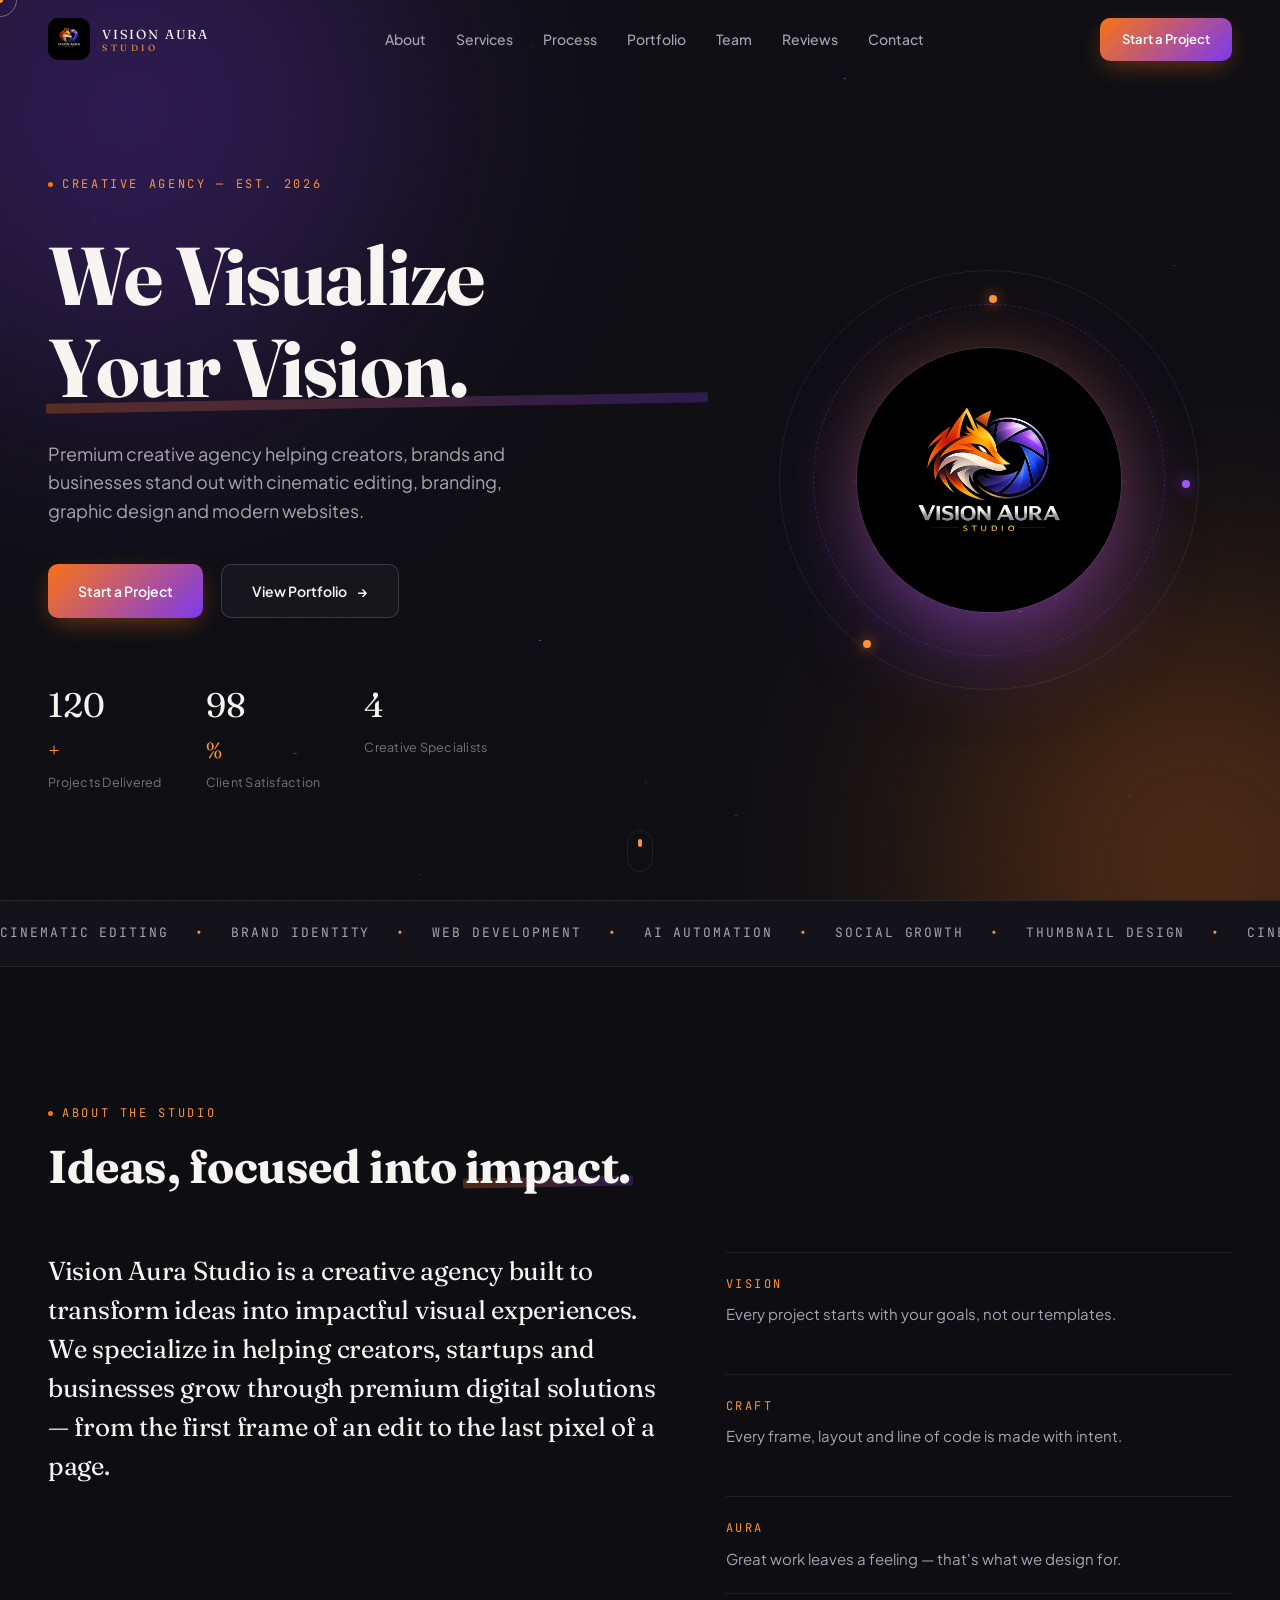
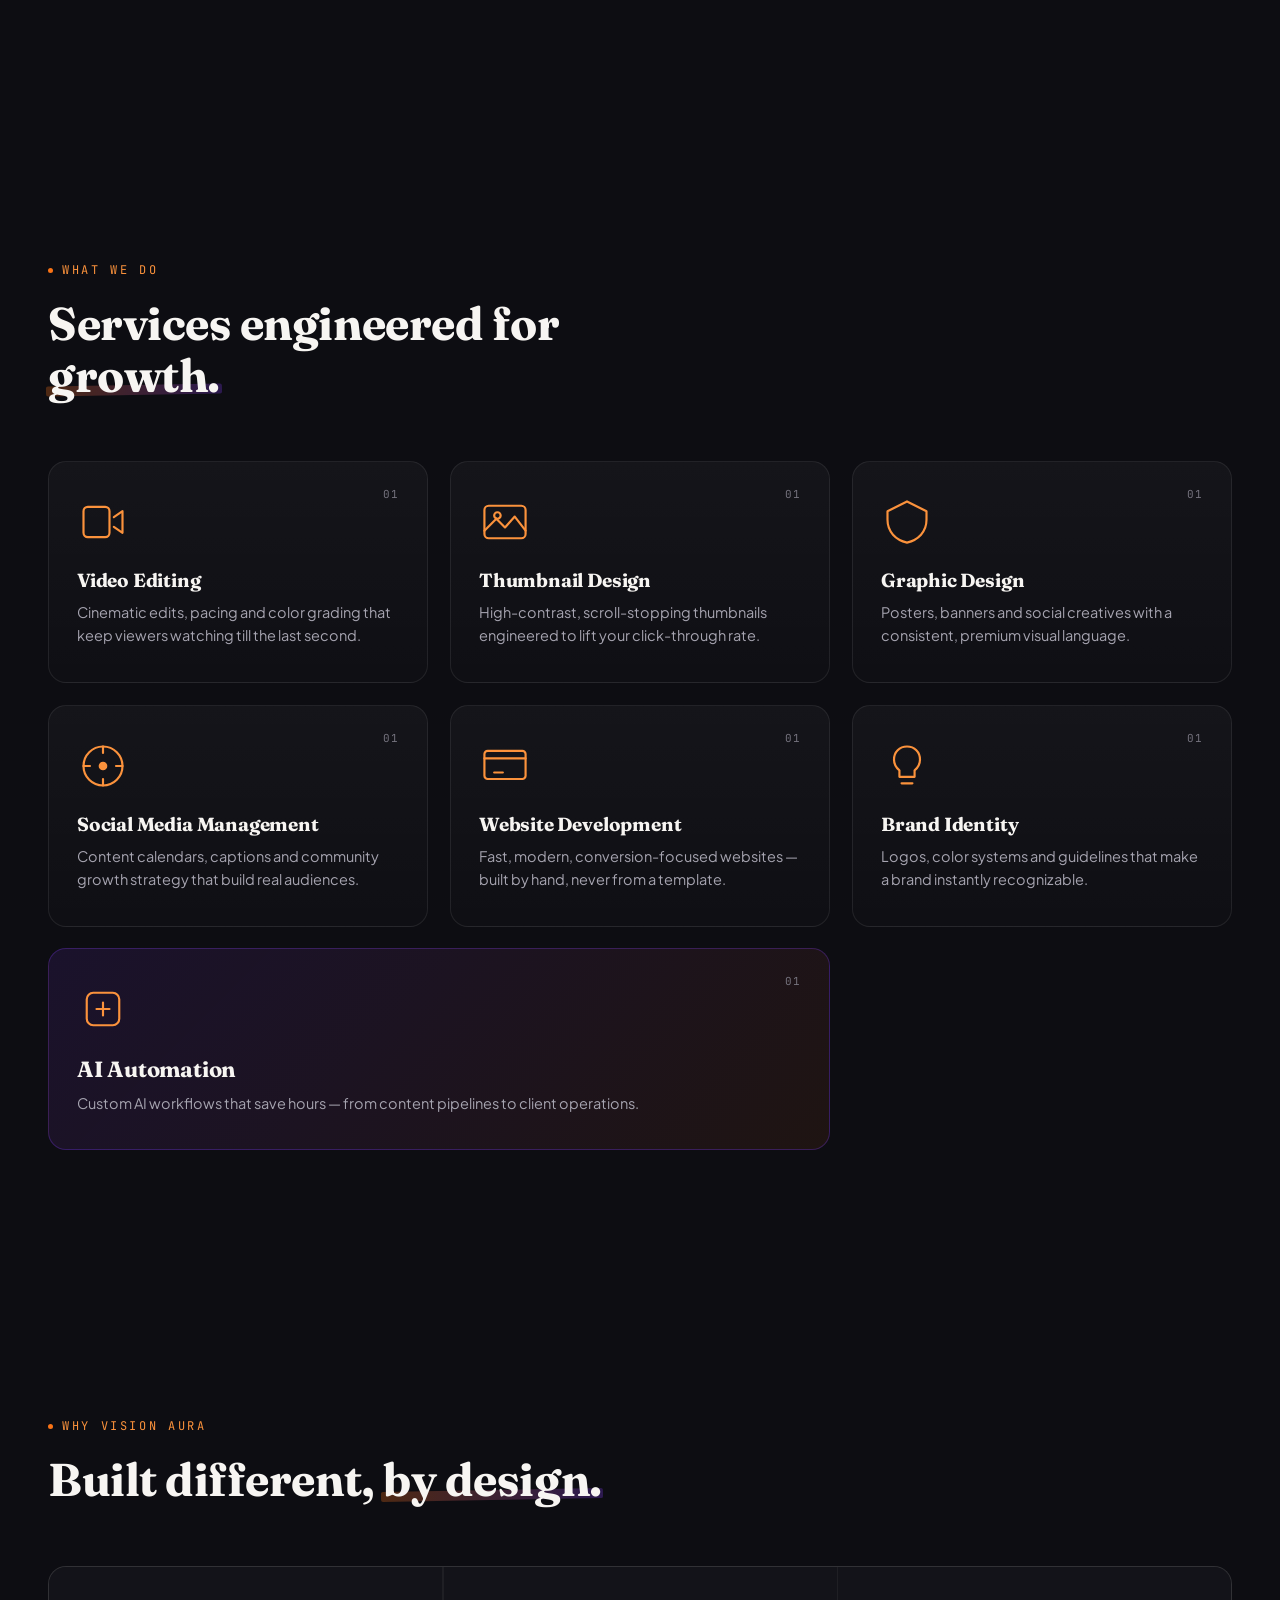
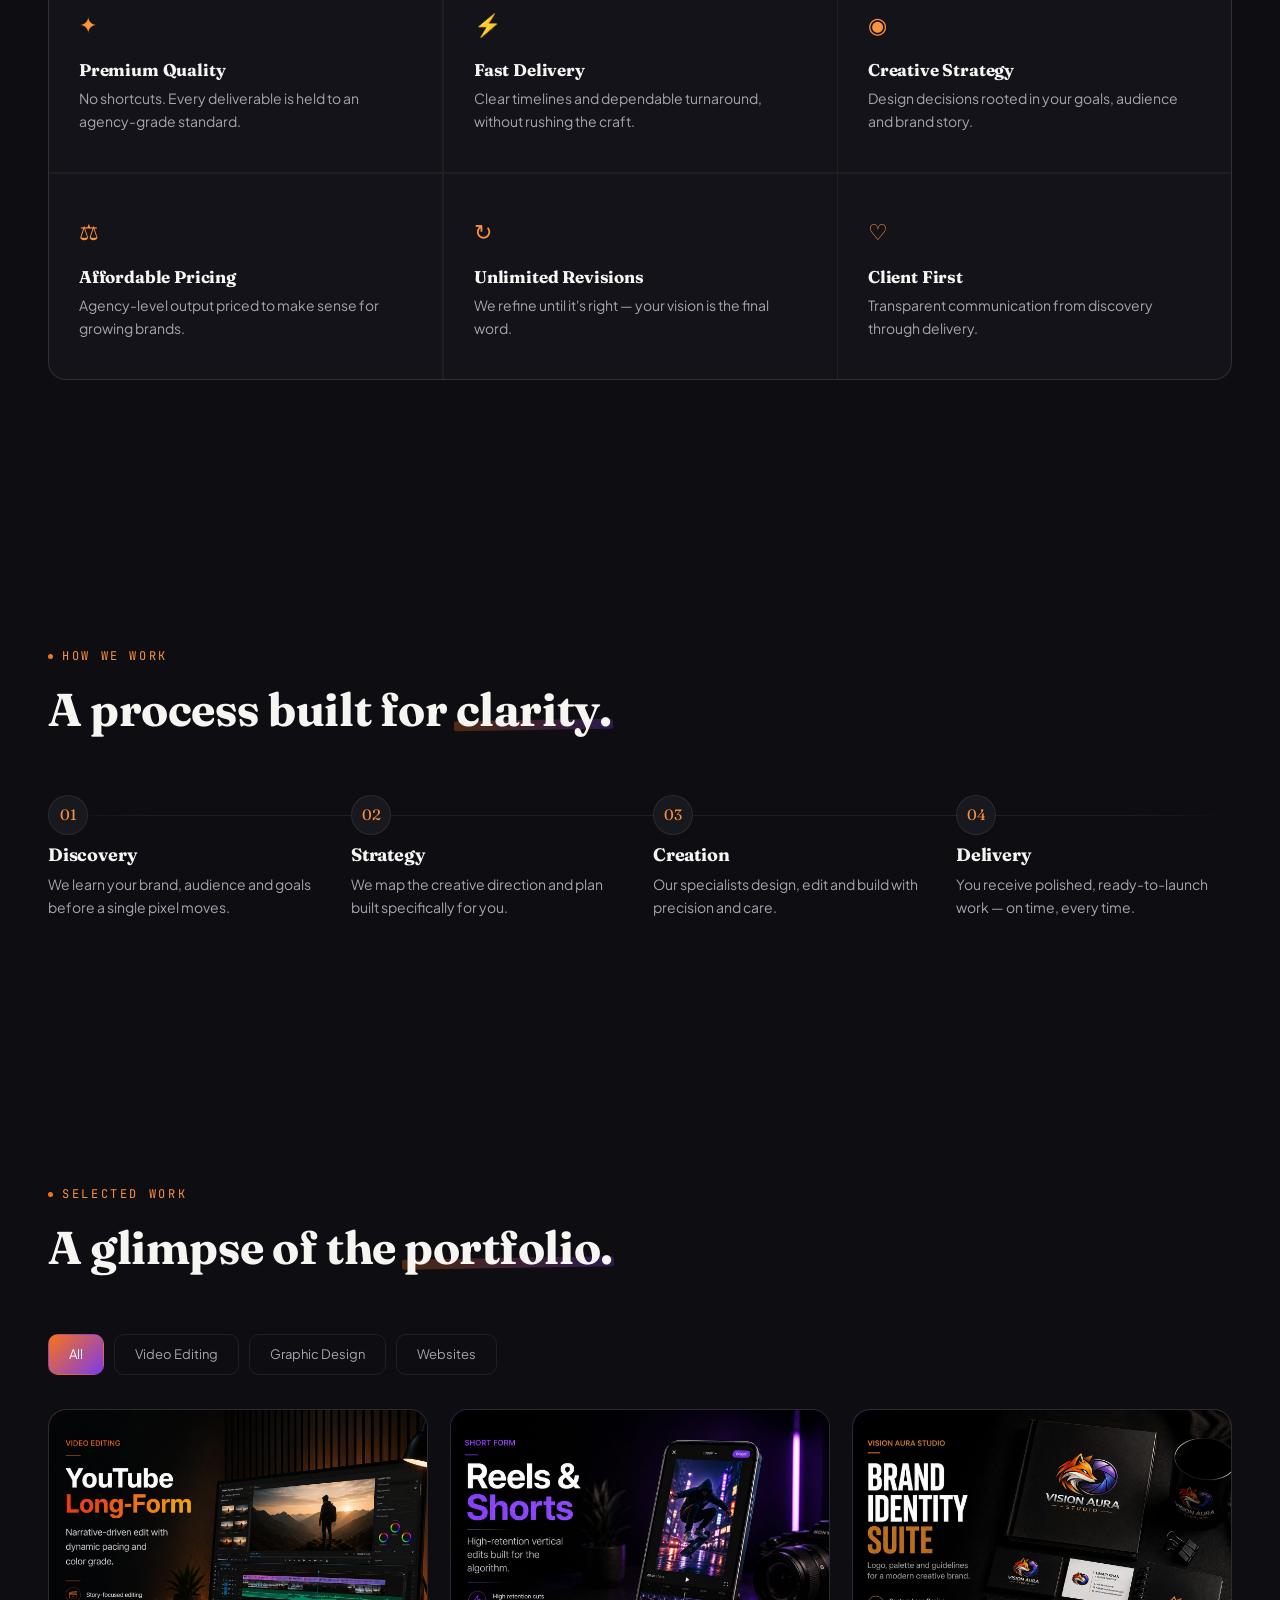
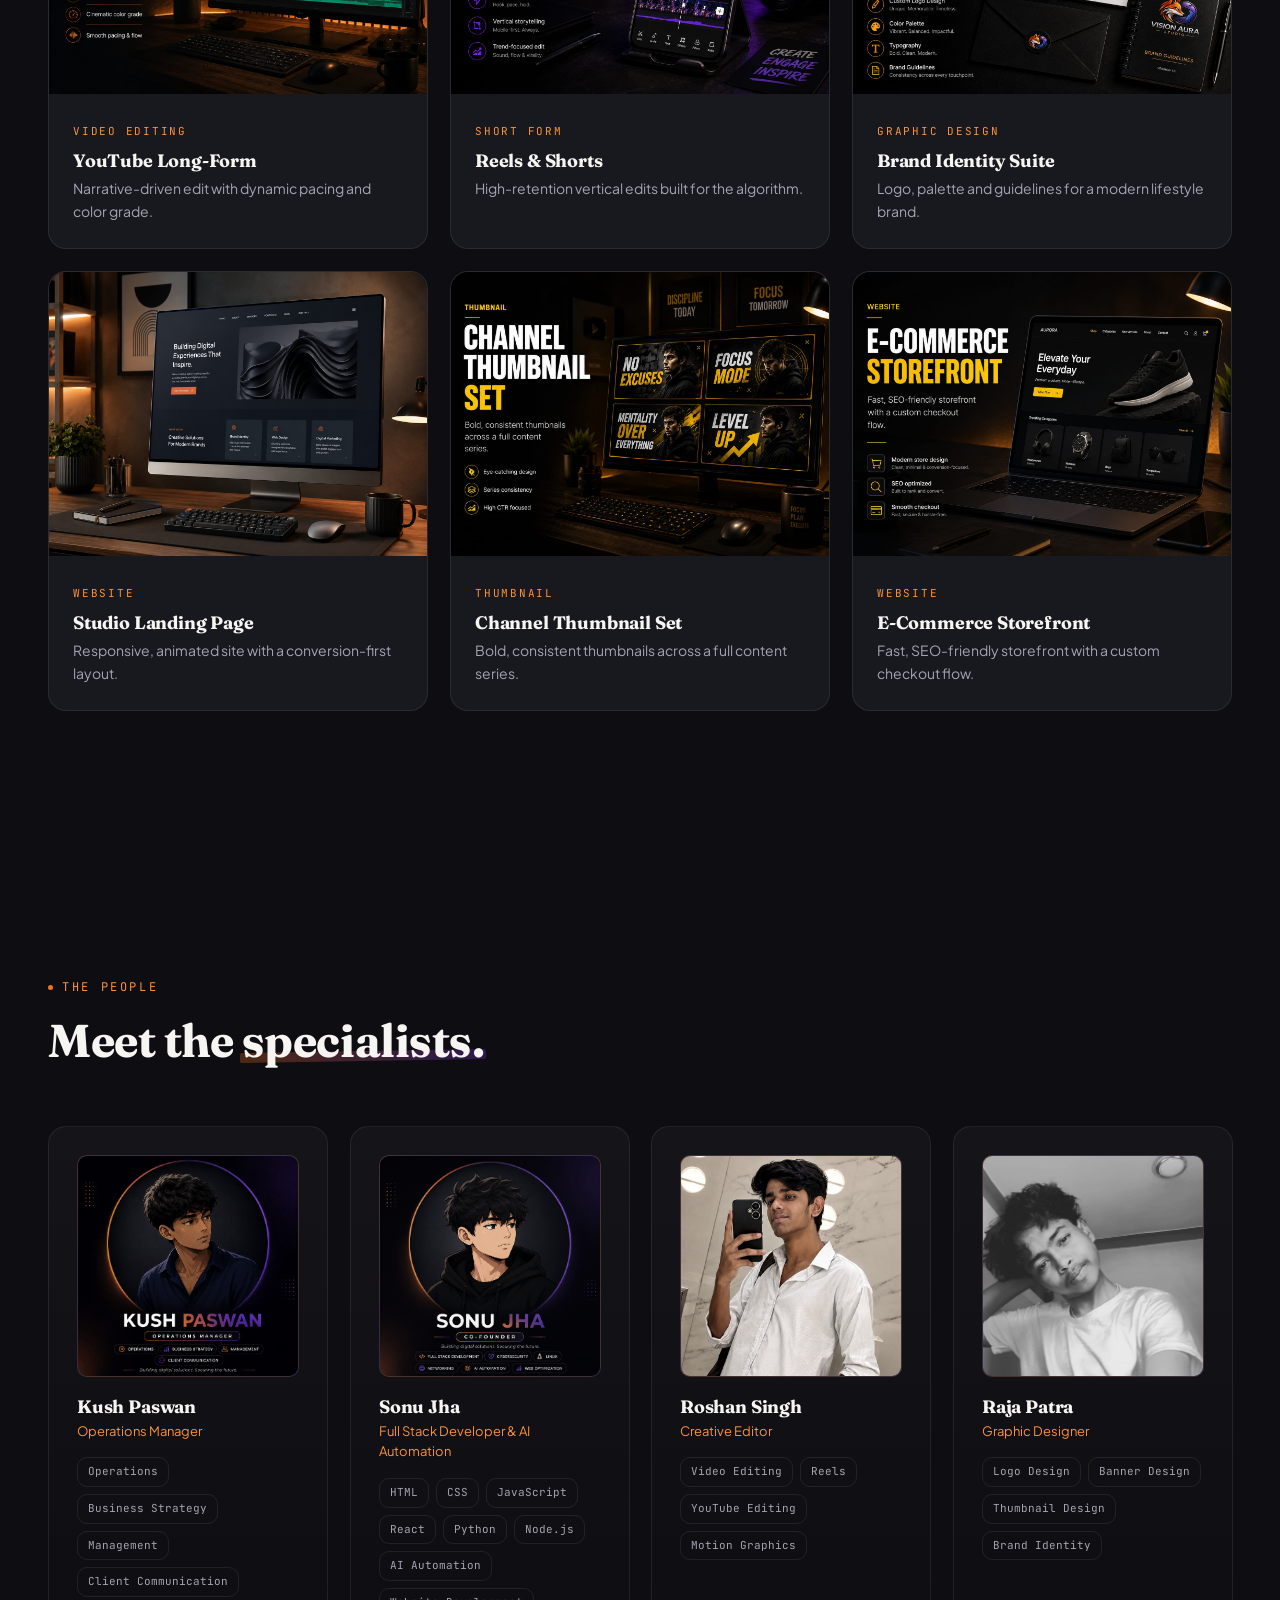
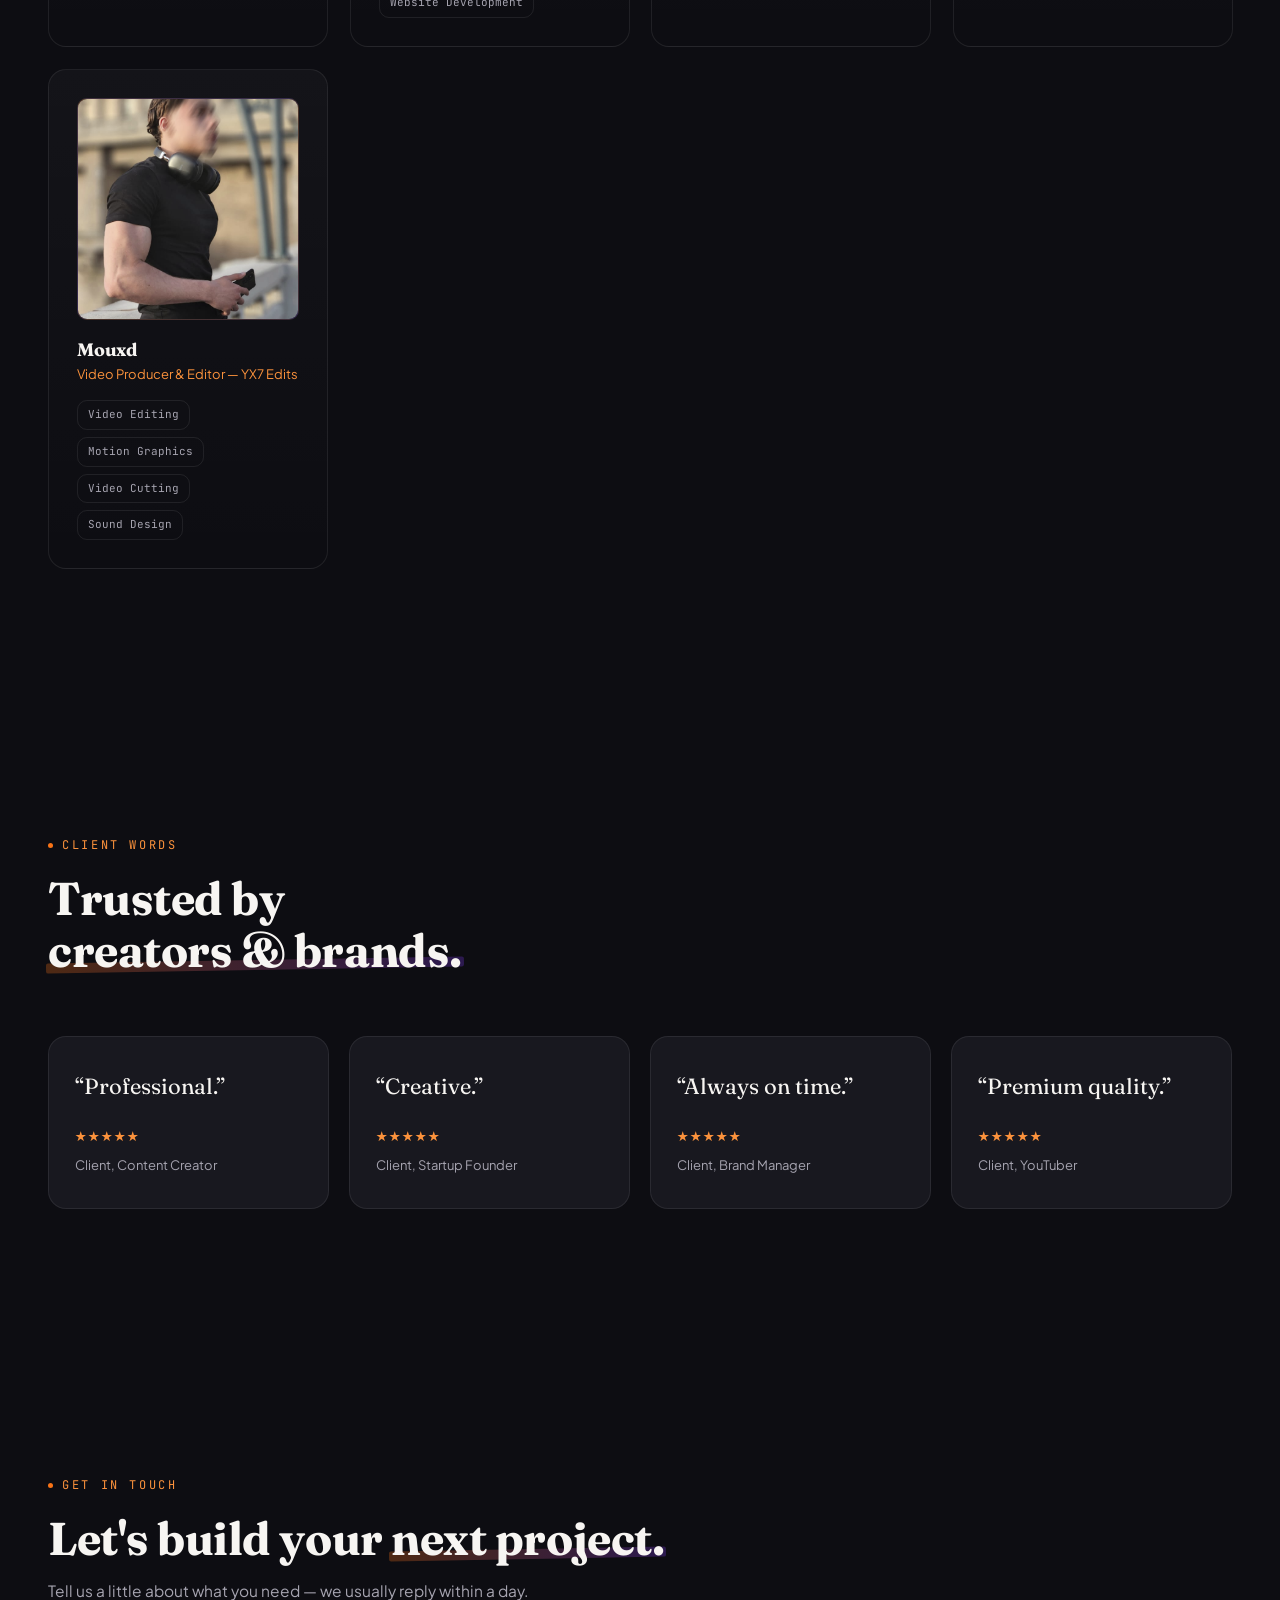
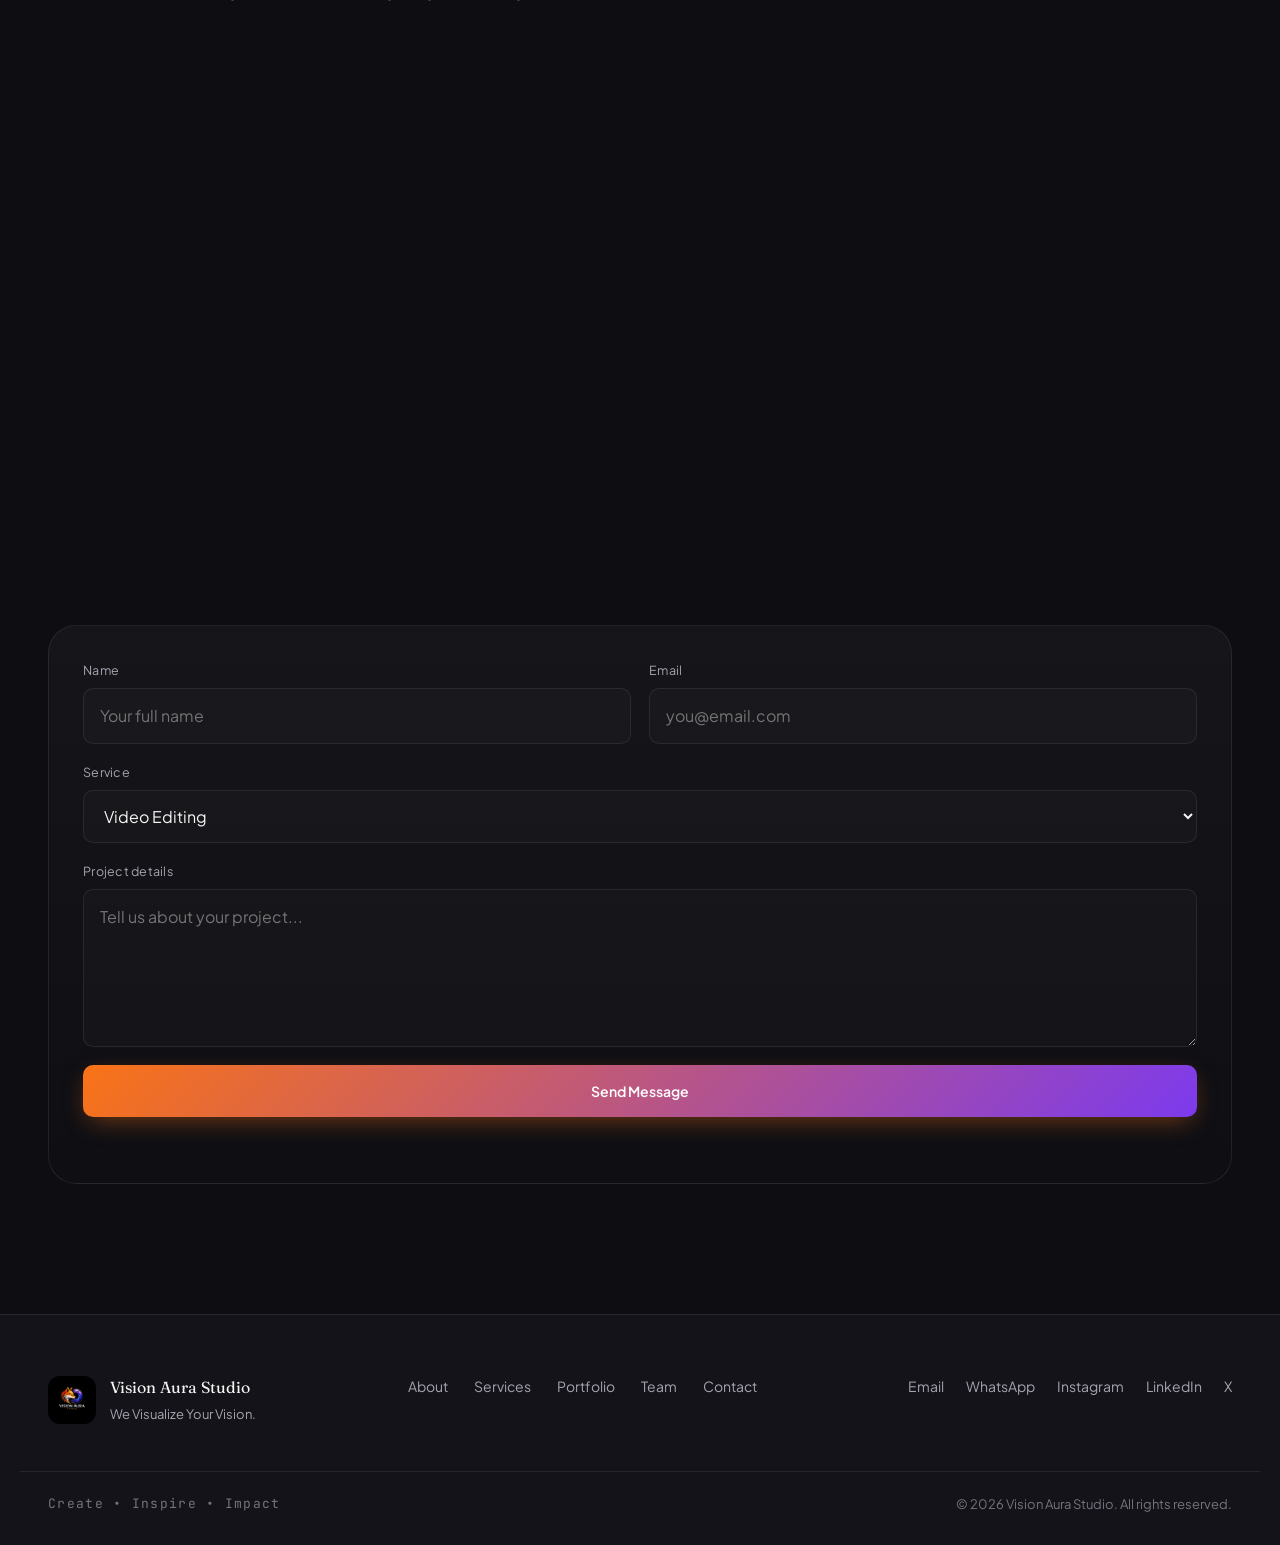
<file: index.html>
<!DOCTYPE html>
<html lang="en">
<head>
<meta charset="UTF-8">
<meta name="viewport" content="width=device-width, initial-scale=1.0">
<title>Vision Aura Studio — Premium Creative Agency | Editing, Design & Web Development</title>
<meta name="description" content="Vision Aura Studio is a premium creative agency specializing in cinematic video editing, thumbnail design, branding, graphic design, social media management, website development and AI automation.">
<meta name="keywords" content="creative agency, video editing, thumbnail design, branding, graphic design, website development, AI automation, Vision Aura Studio">
<meta name="author" content="Vision Aura Studio">

<!-- Open Graph -->
<meta property="og:title" content="Vision Aura Studio — We Visualize Your Vision.">
<meta property="og:description" content="Premium Creative Agency helping creators, brands and businesses stand out with cinematic editing, branding, graphic design and modern websites.">
<meta property="og:type" content="website">
<meta property="og:image" content="assets/images/logo.jpeg">

<link rel="icon" type="image/jpeg" href="assets/images/logo.jpeg">

<!-- Fonts -->
<link rel="preconnect" href="https://fonts.googleapis.com">
<link rel="preconnect" href="https://fonts.gstatic.com" crossorigin>
<link href="https://fonts.googleapis.com/css2?family=Fraunces:opsz,wght@9..144,400;9..144,500;9..144,600;9..144,700&family=Plus+Jakarta+Sans:wght@300;400;500;600;700;800&family=JetBrains+Mono:wght@400;500;600&display=swap" rel="stylesheet">

<link rel="stylesheet" href="css/style.css">
<link rel="stylesheet" href="css/animations.css">
</head>
<body>

<!-- ===== Loading Screen ===== -->
<div class="loader" id="loader" aria-hidden="true">
  <div class="loader-inner">
    <div class="loader-aperture">
      <span></span><span></span><span></span><span></span><span></span><span></span>
    </div>
    <p class="loader-text">VISION AURA<span>STUDIO</span></p>
  </div>
</div>

<!-- ===== Cursor ===== -->
<div class="cursor-dot" id="cursorDot"></div>
<div class="cursor-ring" id="cursorRing"></div>

<!-- ===== Scroll Progress ===== -->
<div class="scroll-progress" id="scrollProgress"></div>

<!-- ===== Ambient Background ===== -->
<div class="ambient-bg" aria-hidden="true">
  <div class="glow glow-purple"></div>
  <div class="glow glow-orange"></div>
  <canvas id="particles"></canvas>
  <div class="grain"></div>
</div>

<!-- ===== Navbar ===== -->
<header class="navbar" id="navbar">
  <div class="navbar-inner container">
    <a href="#home" class="brand" aria-label="Vision Aura Studio home">
      <img src="assets/images/logo.jpeg" alt="Vision Aura Studio logo" class="brand-logo">
      <span class="brand-name">VISION AURA<em>STUDIO</em></span>
    </a>

    <nav class="nav-links" id="navLinks">
      <a href="#about" class="nav-link"><span>About</span></a>
      <a href="#services" class="nav-link"><span>Services</span></a>
      <a href="#process" class="nav-link"><span>Process</span></a>
      <a href="#portfolio" class="nav-link"><span>Portfolio</span></a>
      <a href="#team" class="nav-link"><span>Team</span></a>
      <a href="#testimonials" class="nav-link"><span>Reviews</span></a>
      <a href="#contact" class="nav-link"><span>Contact</span></a>
    </nav>

    <div class="navbar-actions">
      <a href="#contact" class="btn btn-glow btn-sm"><span>Start a Project</span></a>
      <button class="menu-toggle" id="menuToggle" aria-label="Toggle menu" aria-expanded="false">
        <span></span><span></span><span></span>
      </button>
    </div>
  </div>
</header>

<!-- ===== Mobile Menu ===== -->
<div class="mobile-menu" id="mobileMenu">
  <nav>
    <a href="#about">About</a>
    <a href="#services">Services</a>
    <a href="#process">Process</a>
    <a href="#portfolio">Portfolio</a>
    <a href="#team">Team</a>
    <a href="#testimonials">Reviews</a>
    <a href="#contact">Contact</a>
  </nav>
  <a href="#contact" class="btn btn-glow" id="mobileCta"><span>Start a Project</span></a>
</div>

<main id="home">

  <!-- ===== HERO ===== -->
  <section class="hero" id="hero">
    <div class="container hero-inner">
      <div class="hero-copy" data-reveal>
        <p class="eyebrow"><span class="eyebrow-dot"></span>Creative Agency &mdash; Est. 2026</p>
        <h1 class="hero-title">
          <span class="line">We Visualize</span>
          <span class="line accent-word">Your Vision.</span>
        </h1>
        <p class="hero-sub">
          Premium creative agency helping creators, brands and businesses stand out with
          cinematic editing, branding, graphic design and modern websites.
        </p>
        <div class="hero-actions">
          <a href="#contact" class="btn btn-glow"><span>Start a Project</span></a>
          <a href="#portfolio" class="btn btn-ghost"><span>View Portfolio</span><i class="arrow">&#8594;</i></a>
        </div>
        <div class="hero-stats">
          <div class="stat">
            <span class="stat-num" data-count="120">0</span><span class="stat-plus">+</span>
            <span class="stat-label">Projects Delivered</span>
          </div>
          <div class="stat">
            <span class="stat-num" data-count="98">0</span><span class="stat-plus">%</span>
            <span class="stat-label">Client Satisfaction</span>
          </div>
          <div class="stat">
            <span class="stat-num" data-count="4">0</span>
            <span class="stat-label">Creative Specialists</span>
          </div>
        </div>
      </div>

      <div class="hero-visual" data-reveal>
        <div class="aperture-frame">
          <div class="aperture-ring ring-1"></div>
          <div class="aperture-ring ring-2"></div>
          <div class="aperture-blades">
            <span></span><span></span><span></span><span></span><span></span><span></span>
          </div>
          <div class="logo-orb">
            <img src="assets/images/logo.jpeg" alt="Vision Aura Studio emblem">
          </div>
          <div class="orbit-particle p1"></div>
          <div class="orbit-particle p2"></div>
          <div class="orbit-particle p3"></div>
        </div>
      </div>
    </div>
    <a href="#about" class="scroll-cue" aria-label="Scroll down">
      <span></span>
    </a>
  </section>

  <!-- ===== MARQUEE ===== -->
  <div class="marquee" aria-hidden="true">
    <div class="marquee-track">
      <span>CINEMATIC EDITING</span><span class="dot">&bull;</span>
      <span>BRAND IDENTITY</span><span class="dot">&bull;</span>
      <span>WEB DEVELOPMENT</span><span class="dot">&bull;</span>
      <span>AI AUTOMATION</span><span class="dot">&bull;</span>
      <span>SOCIAL GROWTH</span><span class="dot">&bull;</span>
      <span>THUMBNAIL DESIGN</span><span class="dot">&bull;</span>
      <span>CINEMATIC EDITING</span><span class="dot">&bull;</span>
      <span>BRAND IDENTITY</span><span class="dot">&bull;</span>
      <span>WEB DEVELOPMENT</span><span class="dot">&bull;</span>
      <span>AI AUTOMATION</span><span class="dot">&bull;</span>
      <span>SOCIAL GROWTH</span><span class="dot">&bull;</span>
      <span>THUMBNAIL DESIGN</span><span class="dot">&bull;</span>
    </div>
  </div>

  <!-- ===== ABOUT ===== -->
  <section class="about" id="about">
    <div class="container about-inner">
      <div class="section-head" data-reveal>
        <p class="eyebrow"><span class="eyebrow-dot"></span>About the Studio</p>
        <h2 class="section-title">Ideas, focused into <span class="accent-word">impact.</span></h2>
      </div>
      <div class="about-grid">
        <p class="about-lead" data-reveal>
          Vision Aura Studio is a creative agency built to transform ideas into impactful
          visual experiences. We specialize in helping creators, startups and businesses
          grow through premium digital solutions &mdash; from the first frame of an edit to
          the last pixel of a page.
        </p>
        <div class="about-pillars" data-reveal>
          <div class="pillar">
            <span class="pillar-index">Vision</span>
            <p>Every project starts with your goals, not our templates.</p>
          </div>
          <div class="pillar">
            <span class="pillar-index">Craft</span>
            <p>Every frame, layout and line of code is made with intent.</p>
          </div>
          <div class="pillar">
            <span class="pillar-index">Aura</span>
            <p>Great work leaves a feeling &mdash; that's what we design for.</p>
          </div>
        </div>
      </div>
    </div>
  </section>

  <!-- ===== SERVICES ===== -->
  <section class="services" id="services">
    <div class="container">
      <div class="section-head" data-reveal>
        <p class="eyebrow"><span class="eyebrow-dot"></span>What We Do</p>
        <h2 class="section-title">Services engineered for <span class="accent-word">growth.</span></h2>
      </div>

      <div class="services-grid">
        <article class="service-card" data-reveal>
      <span class="service-index">01</span>
      <div class="service-icon" aria-hidden="true">
            <svg viewBox="0 0 48 48"><path d="M6 14a4 4 0 0 1 4-4h16a4 4 0 0 1 4 4v20a4 4 0 0 1-4 4H10a4 4 0 0 1-4-4V14Z"/><path d="M34 19.5 42 14v20l-8-5.5"/></svg>
          </div>
          <h3>Video Editing</h3>
          <p>Cinematic edits, pacing and color grading that keep viewers watching till the last second.</p>
        </article>

        <article class="service-card" data-reveal>
       <span class="service-index">01</span>
        <div class="service-icon" aria-hidden="true">
            <svg viewBox="0 0 48 48"><rect x="5" y="9" width="38" height="30" rx="4"/><path d="M5 32l11-11 8 8 9-10 10 13"/><circle cx="17" cy="18" r="3"/></svg>
          </div>
          <h3>Thumbnail Design</h3>
          <p>High-contrast, scroll-stopping thumbnails engineered to lift your click-through rate.</p>
        </article>

        <article class="service-card" data-reveal>
        <span class="service-index">01</span>
         <div class="service-icon" aria-hidden="true">
            <svg viewBox="0 0 48 48"><path d="M24 5 6 14v8c0 11 7.5 18.5 18 21 10.5-2.5 18-10 18-21v-8L24 5Z"/></svg>
          </div>
          <h3>Graphic Design</h3>
          <p>Posters, banners and social creatives with a consistent, premium visual language.</p>
        </article>

        <article class="service-card" data-reveal>
       <span class="service-index">01</span>
        <div class="service-icon" aria-hidden="true">
            <svg viewBox="0 0 48 48"><circle cx="24" cy="24" r="18"/><circle cx="24" cy="24" r="4" fill="currentColor" stroke="none"/><path d="M24 6v6M24 36v6M6 24h6M36 24h6"/></svg>
          </div>
          <h3>Social Media Management</h3>
          <p>Content calendars, captions and community growth strategy that build real audiences.</p>
        </article>

        <article class="service-card" data-reveal>
        <span class="service-index">01</span>
          <div class="service-icon" aria-hidden="true">
            <svg viewBox="0 0 48 48"><rect x="5" y="10" width="38" height="26" rx="3"/><path d="M5 17h38"/><path d="M14 30h8"/></svg>
          </div>
          <h3>Website Development</h3>
          <p>Fast, modern, conversion-focused websites &mdash; built by hand, never from a template.</p>
        </article>

        <article class="service-card" data-reveal>
        <span class="service-index">01</span>
          <div class="service-icon" aria-hidden="true">
            <svg viewBox="0 0 48 48"><path d="M24 6c-7 0-12 5-12 12 0 5 2.5 8 5 10v6h14v-6c2.5-2 5-5 5-10 0-7-5-12-12-12Z"/><path d="M19 40h10"/></svg>
          </div>
          <h3>Brand Identity</h3>
          <p>Logos, color systems and guidelines that make a brand instantly recognizable.</p>
        </article>

        <article class="service-card service-card--featured" data-reveal>
        <span class="service-index">01</span>
          <div class="service-icon" aria-hidden="true">
            <svg viewBox="0 0 48 48"><rect x="9" y="9" width="30" height="30" rx="6"/><path d="M18 24h12M24 18v12"/></svg>
          </div>
          <h3>AI Automation</h3>
          <p>Custom AI workflows that save hours &mdash; from content pipelines to client operations.</p>
        </article>
      </div>
    </div>
  </section>

  <!-- ===== WHY CHOOSE US ===== -->
  <section class="why" id="why">
    <div class="container">
      <div class="section-head" data-reveal>
        <p class="eyebrow"><span class="eyebrow-dot"></span>Why Vision Aura</p>
        <h2 class="section-title">Built different, <span class="accent-word">by design.</span></h2>
      </div>

      <div class="why-grid">
        <div class="why-card" data-reveal>
          <span class="why-mark">&#10022;</span>
          <h3>Premium Quality</h3>
          <p>No shortcuts. Every deliverable is held to an agency-grade standard.</p>
        </div>
        <div class="why-card" data-reveal>
          <span class="why-mark">&#9889;</span>
          <h3>Fast Delivery</h3>
          <p>Clear timelines and dependable turnaround, without rushing the craft.</p>
        </div>
        <div class="why-card" data-reveal>
          <span class="why-mark">&#9673;</span>
          <h3>Creative Strategy</h3>
          <p>Design decisions rooted in your goals, audience and brand story.</p>
        </div>
        <div class="why-card" data-reveal>
          <span class="why-mark">&#9878;</span>
          <h3>Affordable Pricing</h3>
          <p>Agency-level output priced to make sense for growing brands.</p>
        </div>
        <div class="why-card" data-reveal>
          <span class="why-mark">&#8635;</span>
          <h3>Unlimited Revisions</h3>
          <p>We refine until it's right &mdash; your vision is the final word.</p>
        </div>
        <div class="why-card" data-reveal>
          <span class="why-mark">&#9825;</span>
          <h3>Client First</h3>
          <p>Transparent communication from discovery through delivery.</p>
        </div>
      </div>
    </div>
  </section>

  <!-- ===== PROCESS ===== -->
  <section class="process" id="process">
    <div class="container">
      <div class="section-head" data-reveal>
        <p class="eyebrow"><span class="eyebrow-dot"></span>How We Work</p>
        <h2 class="section-title">A process built for <span class="accent-word">clarity.</span></h2>
      </div>

      <div class="process-line">
        <div class="process-step" data-reveal>
          <span class="process-num">01</span>
          <h3>Discovery</h3>
          <p>We learn your brand, audience and goals before a single pixel moves.</p>
        </div>
        <div class="process-step" data-reveal>
          <span class="process-num">02</span>
          <h3>Strategy</h3>
          <p>We map the creative direction and plan built specifically for you.</p>
        </div>
        <div class="process-step" data-reveal>
          <span class="process-num">03</span>
          <h3>Creation</h3>
          <p>Our specialists design, edit and build with precision and care.</p>
        </div>
        <div class="process-step" data-reveal>
          <span class="process-num">04</span>
          <h3>Delivery</h3>
          <p>You receive polished, ready-to-launch work &mdash; on time, every time.</p>
        </div>
      </div>
    </div>
  </section>

  <!-- ===== PORTFOLIO ===== -->
  <section class="portfolio" id="portfolio">
  <div class="container">
    <div class="section-head" data-reveal>
      <p class="eyebrow"><span class="eyebrow-dot"></span>Selected Work</p>
      <h2 class="section-title">A glimpse of the <span class="accent-word">portfolio.</span></h2>
    </div>

    <div class="portfolio-filters" data-reveal role="tablist">
      <button class="filter-btn active" data-filter="all">All</button>
      <button class="filter-btn" data-filter="video">Video Editing</button>
      <button class="filter-btn" data-filter="graphic">Graphic Design</button>
      <button class="filter-btn" data-filter="web">Websites</button>
    </div>

    <div class="portfolio-grid">
      <a class="portfolio-card" href="portfolio/youtube-long-form.html" data-cat="video" data-reveal>
        <div class="portfolio-media ph-video-1">
          <img src="assets/images/portfolio/video/long-form-cover.jpeg" alt="YouTube Long-Form project cover" loading="lazy">
        </div>
        <div class="portfolio-info">
          <span class="portfolio-tag">Video Editing</span>
          <h3>YouTube Long-Form</h3>
          <p>Narrative-driven edit with dynamic pacing and color grade.</p>
        </div>
      </a>

      <a class="portfolio-card" href="portfolio/reels-shorts.html" data-cat="video" data-reveal>
        <div class="portfolio-media ph-video-2">
          <img src="assets/images/portfolio/reels/reel-cover.jpeg" alt="Reels & Shorts project cover" loading="lazy">
        </div>
        <div class="portfolio-info">
          <span class="portfolio-tag">Short Form</span>
          <h3>Reels &amp; Shorts</h3>
          <p>High-retention vertical edits built for the algorithm.</p>
        </div>
      </a>

      <a class="portfolio-card" href="portfolio/graphic-design.html" data-cat="graphic" data-reveal>
        <div class="portfolio-media ph-graphic-1">
          <img src="assets/images/portfolio/graphic/brand-cover.jpeg" alt="Brand Identity Suite project cover" loading="lazy">
        </div>
        <div class="portfolio-info">
          <span class="portfolio-tag">Graphic Design</span>
          <h3>Brand Identity Suite</h3>
          <p>Logo, palette and guidelines for a modern lifestyle brand.</p>
        </div>
      </a>

      <a class="portfolio-card" href="portfolio/website-development.html" data-cat="web" data-reveal>
        <div class="portfolio-media ph-web-1">
          <img src="assets/images/portfolio/web/landing-cover.png" alt="Studio Landing Page project cover" loading="lazy">
        </div>
        <div class="portfolio-info">
          <span class="portfolio-tag">Website</span>
          <h3>Studio Landing Page</h3>
          <p>Responsive, animated site with a conversion-first layout.</p>
        </div>
      </a>

      <a class="portfolio-card" href="portfolio/thumbnail-design.html" data-cat="graphic" data-reveal>
        <div class="portfolio-media ph-graphic-2">
          <img src="assets/images/portfolio/thumbnail/set-cover.jpeg" alt="Channel Thumbnail Set project cover" loading="lazy">
        </div>
        <div class="portfolio-info">
          <span class="portfolio-tag">Thumbnail</span>
          <h3>Channel Thumbnail Set</h3>
          <p>Bold, consistent thumbnails across a full content series.</p>
        </div>
      </a>

      <a class="portfolio-card" href="portfolio/website-development.html" data-cat="web" data-reveal>
        <div class="portfolio-media ph-web-2">
          <img src="assets/images/portfolio/web/ecommerce-cover.jpeg" alt="E-Commerce Storefront project cover" loading="lazy">
        </div>
        <div class="portfolio-info">
          <span class="portfolio-tag">Website</span>
          <h3>E-Commerce Storefront</h3>
          <p>Fast, SEO-friendly storefront with a custom checkout flow.</p>
        </div>
      </a>
    </div>
  </div>
</section>
  <!-- ===== TEAM ===== -->
  <section class="team" id="team">
    <div class="container">
      <div class="section-head" data-reveal>
        <p class="eyebrow"><span class="eyebrow-dot"></span>The People</p>
        <h2 class="section-title">Meet the <span class="accent-word">specialists.</span></h2>
      </div>

      <div class="team-grid">
        <article class="team-card" data-reveal>
          <div class="team-photo" data-placeholder="KP">
            <img src="assets/images/team/kush-paswan.png" alt="Kush Paswan" loading="lazy" onerror="this.style.display='none'">
          </div>
          <h3>Kush Paswan</h3>
          <p class="team-role">Operations Manager</p>
          <div class="team-skills">
            <span>Operations</span><span>Business Strategy</span><span>Management</span><span>Client Communication</span>
          </div>
        </article>

        <article class="team-card" data-reveal>
          <div class="team-photo" data-placeholder="S">
            <img src="assets/images/team/sonu-Jha.png" alt="Sonu" loading="lazy" onerror="this.style.display='none'">
          </div>
          <h3>Sonu Jha</h3>
          <p class="team-role">Full Stack Developer &amp; AI Automation</p>
          <div class="team-skills">
            <span>HTML</span><span>CSS</span><span>JavaScript</span><span>React</span><span>Python</span><span>Node.js</span><span>AI Automation</span><span>Website Development</span>
          </div>
        </article>

        <article class="team-card" data-reveal>
          <div class="team-photo" data-placeholder="R">
            <img src="assets/images/team/roshan-Singh.jpeg" alt="Roshan" loading="lazy" onerror="this.style.display='none'">
          </div>
          <h3>Roshan Singh</h3>
          <p class="team-role">Creative Editor</p>
          <div class="team-skills">
            <span>Video Editing</span><span>Reels</span><span>YouTube Editing</span><span>Motion Graphics</span>
          </div>
        </article>

        <article class="team-card" data-reveal>
          <div class="team-photo" data-placeholder="RP">
            <img src="assets/images/team/raja-patra.jpeg" alt="Raja Patra" loading="lazy" onerror="this.style.display='none'">
          </div>
          <h3>Raja Patra</h3>
          <p class="team-role">Graphic Designer</p>
          <div class="team-skills">
            <span>Logo Design</span><span>Banner Design</span><span>Thumbnail Design</span><span>Brand Identity</span>
          </div>
        </article>
      
       <article class="team-card" data-reveal>
          <div class="team-photo" data-placeholder="M">
            <img src="assets/images/team/mouxd.jpg" alt="Mouxd" loading="lazy" onerror="this.style.display='none'">
          </div>
          <h3>Mouxd</h3>
          <p class="team-role">Video Producer &amp; Editor &mdash; YX7 Edits</p>
          <div class="team-skills">
            <span>Video Editing</span><span>Motion Graphics</span><span>Video Cutting</span><span>Sound Design</span>
          </div>
        </article>
        </div>
    </div>
  </section>
  

  <!-- ===== TESTIMONIALS ===== -->
  <section class="testimonials" id="testimonials">
    <div class="container">
      <div class="section-head" data-reveal>
        <p class="eyebrow"><span class="eyebrow-dot"></span>Client Words</p>
        <h2 class="section-title">Trusted by <span class="accent-word">creators &amp; brands.</span></h2>
      </div>

      <div class="testimonial-track" data-reveal>
        <div class="testimonial-card">
          <p class="quote">&ldquo;Professional.&rdquo;</p>
          <div class="testimonial-meta">
            <span class="testimonial-stars">&#9733;&#9733;&#9733;&#9733;&#9733;</span>
            <span>Client, Content Creator</span>
          </div>
        </div>
        <div class="testimonial-card">
          <p class="quote">&ldquo;Creative.&rdquo;</p>
          <div class="testimonial-meta">
            <span class="testimonial-stars">&#9733;&#9733;&#9733;&#9733;&#9733;</span>
            <span>Client, Startup Founder</span>
          </div>
        </div>
        <div class="testimonial-card">
          <p class="quote">&ldquo;Always on time.&rdquo;</p>
          <div class="testimonial-meta">
            <span class="testimonial-stars">&#9733;&#9733;&#9733;&#9733;&#9733;</span>
            <span>Client, Brand Manager</span>
          </div>
        </div>
        <div class="testimonial-card">
          <p class="quote">&ldquo;Premium quality.&rdquo;</p>
          <div class="testimonial-meta">
            <span class="testimonial-stars">&#9733;&#9733;&#9733;&#9733;&#9733;</span>
            <span>Client, YouTuber</span>
          </div>
        </div>
      </div>
    </div>
  </section>

  <!-- ===== CONTACT ===== -->
  <section class="contact" id="contact">
    <div class="container contact-inner">
      <div class="section-head" data-reveal>
        <p class="eyebrow"><span class="eyebrow-dot"></span>Get In Touch</p>
        <h2 class="section-title">Let's build your <span class="accent-word">next project.</span></h2>
        <p class="contact-lead">Tell us a little about what you need &mdash; we usually reply within a day.</p>
      </div>

      <div class="contact-grid">
       <div class="contact-top">
  <div class="contact-info" data-reveal>
    <a class="contact-item" href="mailto:visionaurastudio.in@gmail.com">
      <span class="contact-label">Business Email</span>
      <span class="contact-value">visionaurastudio.in@gmail.com</span>
    </a>
    <a class="contact-item" href="mailto:kushpaswan32@gmail.com">
      <span class="contact-label">Founder Email</span>
      <span class="contact-value">kushpaswan32@gmail.com</span>
    </a>
    <a class="contact-item" href="tel:+919136245197">
      <span class="contact-label">Founder Phone</span>
      <span class="contact-value">+91 91362 45197</span>
    </a>
    <a class="contact-item" href="https://instagram.com/kushpaswan_23" target="_blank" rel="noopener">
      <span class="contact-label">Instagram</span>
      <span class="contact-value">@kushpaswan_23</span>
    </a>

    <div class="social-row">
      <a href="mailto:visionaurastudio.in@gmail.com" class="social-btn" aria-label="Email" title="Email">
        <svg viewBox="0 0 24 24"><path d="M3 6h18v12H3z"/><path d="m3 6 9 7 9-7"/></svg>
      </a>
      <a href="https://wa.me/919136245197" target="_blank" rel="noopener" class="social-btn" aria-label="WhatsApp" title="WhatsApp">
        <svg viewBox="0 0 24 24"><path d="M4 20l1.3-4.6A8 8 0 1 1 9 18.7L4 20Z"/></svg>
      </a>
      <a href="https://instagram.com/kushpaswan_23" target="_blank" rel="noopener" class="social-btn" aria-label="Instagram" title="Instagram">
        <svg viewBox="0 0 24 24"><rect x="3" y="3" width="18" height="18" rx="5"/><circle cx="12" cy="12" r="4"/><circle cx="17.2" cy="6.8" r="1"/></svg>
      </a>
      <a href="#" class="social-btn" aria-label="LinkedIn" title="LinkedIn">
        <svg viewBox="0 0 24 24"><rect x="3" y="3" width="18" height="18" rx="3"/><path d="M7 10v7M7 7v.01M12 17v-4a2 2 0 0 1 4 0v4M12 13v4"/></svg>
      </a>
      <a href="#" class="social-btn" aria-label="X" title="X">
        <svg viewBox="0 0 24 24"><path d="M4 4l16 16M20 4 4 20"/></svg>
      </a>
    </div>
  </div>

  <div class="global-presence" data-reveal>
    <span class="gp-badge">
      <span class="gp-badge-dot"></span>
      Based in India
    </span>
    <h3 class="gp-heading">Serving Clients <span class="accent-word">Worldwide</span></h3>
    <p class="gp-sub">From our home base in Mumbai, we collaborate with creators and brands across the globe — fully remote, fully connected.</p>

    <div class="gp-globe" aria-hidden="true">
      <div class="gp-ring ring-a"></div>
      <div class="gp-ring ring-b"></div>
      <div class="gp-core"></div>

      <svg class="gp-lines" viewBox="0 0 300 300">
        <defs>
          <linearGradient id="gpLineGradient" x1="0%" y1="0%" x2="100%" y2="100%">
            <stop offset="0%" stop-color="#f97316"/>
            <stop offset="100%" stop-color="#7c3aed"/>
          </linearGradient>
        </defs>
        <path class="gp-line" d="M150,150 C110,110 70,90 40,60" />
        <path class="gp-line" d="M150,150 C190,110 230,90 260,55" />
        <path class="gp-line" d="M150,150 C120,190 90,220 55,250" />
        <path class="gp-line" d="M150,150 C185,190 220,215 255,245" />
        <path class="gp-line" d="M150,150 C200,150 240,150 275,150" />
      </svg>

      <span class="gp-node node-india">
        <span class="gp-node-label gp-node-label-main">India (HQ)</span>
      </span>
      <span class="gp-node node-1"><span class="gp-node-dot"></span><span class="gp-node-label">USA</span></span>
      <span class="gp-node node-2"><span class="gp-node-dot"></span><span class="gp-node-label">UK</span></span>
      <span class="gp-node node-3"><span class="gp-node-dot"></span><span class="gp-node-label">UAE</span></span>
      <span class="gp-node node-4"><span class="gp-node-dot"></span><span class="gp-node-label">Australia</span></span>
      <span class="gp-node node-5"><span class="gp-node-dot"></span><span class="gp-node-label">Singapore</span></span>
    </div>
  </div>
</div>

        <form class="contact-form" data-reveal id="contactForm">
          <div class="form-row">
            <div class="form-field">
              <label for="name">Name</label>
              <input type="text" id="name" name="name" required placeholder="Your full name">
            </div>
            <div class="form-field">
              <label for="email">Email</label>
              <input type="email" id="email" name="email" required placeholder="you@email.com">
            </div>
          </div>
          <div class="form-field">
            <label for="service">Service</label>
            <select id="service" name="service">
              <option>Video Editing</option>
              <option>Thumbnail Design</option>
              <option>Graphic Design</option>
              <option>Social Media Management</option>
              <option>Website Development</option>
              <option>Brand Identity</option>
              <option>AI Automation</option>
              <option>Something else</option>
            </select>
          </div>
          <div class="form-field">
            <label for="message">Project details</label>
            <textarea id="message" name="message" rows="5" required placeholder="Tell us about your project..."></textarea>
          </div>
          <button type="submit" class="btn btn-glow btn-full">
            <span id="formBtnText">Send Message</span>
          </button>
          <p class="form-note" id="formNote" role="status"></p>
        </form>
      </div>
    </div>
  </section>

</main>

<!-- ===== FOOTER ===== -->
<footer class="footer">
  <div class="container footer-inner">
    <div class="footer-brand">
      <img src="assets/images/logo.jpeg" alt="Vision Aura Studio logo" class="footer-logo">
      <div>
        <p class="footer-name">Vision Aura Studio</p>
        <p class="footer-tag">We Visualize Your Vision.</p>
      </div>
    </div>

    <nav class="footer-links">
      <a href="#about">About</a>
      <a href="#services">Services</a>
      <a href="#portfolio">Portfolio</a>
      <a href="#team">Team</a>
      <a href="#contact">Contact</a>
    </nav>

    <div class="footer-social">
      <a href="mailto:visionaurastudio.in@gmail.com" aria-label="Email">Email</a>
      <a href="https://wa.me/919136245197" target="_blank" rel="noopener" aria-label="WhatsApp">WhatsApp</a>
      <a href="https://instagram.com/kushpaswan_23" target="_blank" rel="noopener" aria-label="Instagram">Instagram</a>
      <a href="#" aria-label="LinkedIn">LinkedIn</a>
      <a href="#" aria-label="X">X</a>
    </div>
  </div>
  <div class="footer-bottom container">
    <p class="footer-motto">Create &bull; Inspire &bull; Impact</p>
    <p class="footer-copy">&copy; <span id="year">2026</span> Vision Aura Studio. All rights reserved.</p>
  </div>
</footer>

<button class="back-to-top" id="backToTop" aria-label="Back to top">
  <svg viewBox="0 0 24 24"><path d="M12 19V5M5 12l7-7 7 7"/></svg>
</button>

<script src="js/main.js" defer></script>
</body>
</html>
</file>
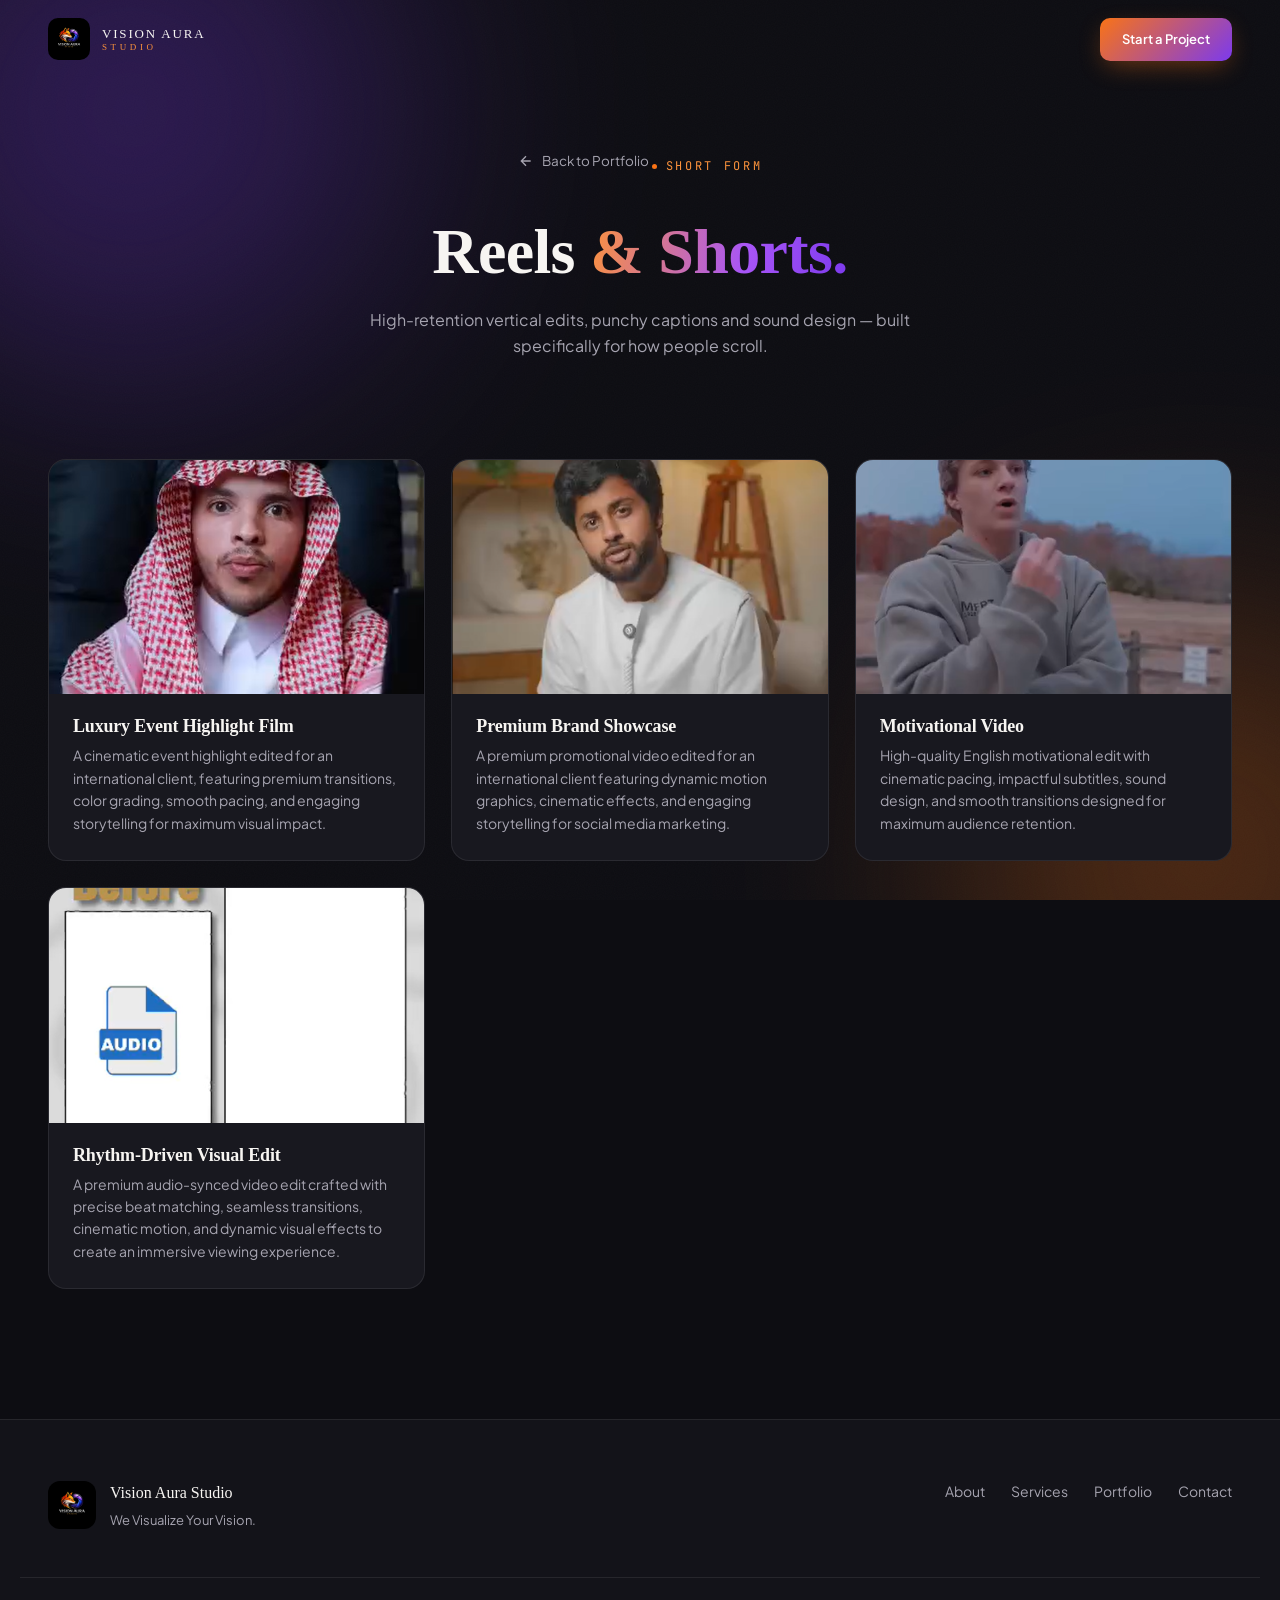
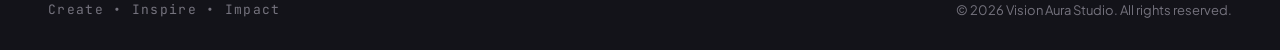
<file: portfolio/reels-shorts.html>
<!DOCTYPE html>
<html lang="en">
<head>
<meta charset="UTF-8">
<meta name="viewport" content="width=device-width, initial-scale=1.0">
<title>Reels &amp; Shorts Editing | Vision Aura Studio</title>
<meta name="description" content="High-retention vertical reels and shorts edited by Vision Aura Studio — fast-paced, algorithm-ready short-form content.">
<link rel="icon" type="image/jpeg" href="../assets/images/logo.jpeg">

<link rel="preconnect" href="https://fonts.googleapis.com">
<link rel="preconnect" href="https://fonts.gstatic.com" crossorigin>
<link href="https://fonts.googleapis.com/css2?family=Unbounded:wght@400;600;700;800;900&family=Plus+Jakarta+Sans:wght@300;400;500;600;700;800&family=JetBrains+Mono:wght@400;500;600&display=swap" rel="stylesheet">

<link rel="stylesheet" href="../css/style.css">
<link rel="stylesheet" href="../css/animations.css">
<link rel="stylesheet" href="../css/portfolio-page.css">
</head>
<body>

<div class="ambient-bg" aria-hidden="true">
  <div class="glow glow-purple"></div>
  <div class="glow glow-orange"></div>
  <div class="grain"></div>
</div>

<header class="navbar scrolled" id="navbar">
  <div class="navbar-inner container">
    <a href="../index.html" class="brand" aria-label="Vision Aura Studio home">
      <img src="../assets/images/logo.jpeg" alt="Vision Aura Studio logo" class="brand-logo">
      <span class="brand-name">VISION AURA<em>STUDIO</em></span>
    </a>
    <div class="navbar-actions">
      <a href="../index.html#contact" class="btn btn-glow btn-sm"><span>Start a Project</span></a>
    </div>
  </div>
</header>

<main>
  <section class="pf-hero">
    <div class="container">
      <a href="../index.html#portfolio" class="pf-back">
        <svg viewBox="0 0 24 24"><path d="M19 12H5M12 19l-7-7 7-7"/></svg>
        Back to Portfolio
      </a>
      <p class="eyebrow"><span class="eyebrow-dot"></span>Short Form</p>
      <h1 class="pf-hero-title">Reels <span class="gradient-text">&amp; Shorts.</span></h1>
      <p class="pf-hero-sub">High-retention vertical edits, punchy captions and sound design — built specifically for how people scroll.</p>
    </div>
  </section>

  <section class="projects-section">
    <div class="container">
      <div class="projects-grid" id="projectsGrid"></div>
    </div>
  </section>
</main>

<footer class="footer">
  <div class="container footer-inner">
    <div class="footer-brand">
      <img src="../assets/images/logo.jpeg" alt="Vision Aura Studio logo" class="footer-logo">
      <div>
        <p class="footer-name">Vision Aura Studio</p>
        <p class="footer-tag">We Visualize Your Vision.</p>
      </div>
    </div>
    <nav class="footer-links">
      <a href="../index.html#about">About</a>
      <a href="../index.html#services">Services</a>
      <a href="../index.html#portfolio">Portfolio</a>
      <a href="../index.html#contact">Contact</a>
    </nav>
  </div>
  <div class="footer-bottom container">
    <p class="footer-motto">Create &bull; Inspire &bull; Impact</p>
    <p class="footer-copy">&copy; <span id="year">2026</span> Vision Aura Studio. All rights reserved.</p>
  </div>
</footer>

<div class="video-lightbox" id="videoLightbox" aria-hidden="true">
  <div class="lightbox-bg"></div>
  <button class="lightbox-close" id="videoLightboxClose" aria-label="Close video">
    <svg viewBox="0 0 24 24"><path d="M4 4l16 16M20 4 4 20"/></svg>
  </button>
  <div class="lightbox-body" id="videoLightboxBody"></div>
</div>

<script src="../js/data/reels-shorts.js"></script>
<script src="../js/portfolio-render.js" defer></script>
</body>
</html>
</file>
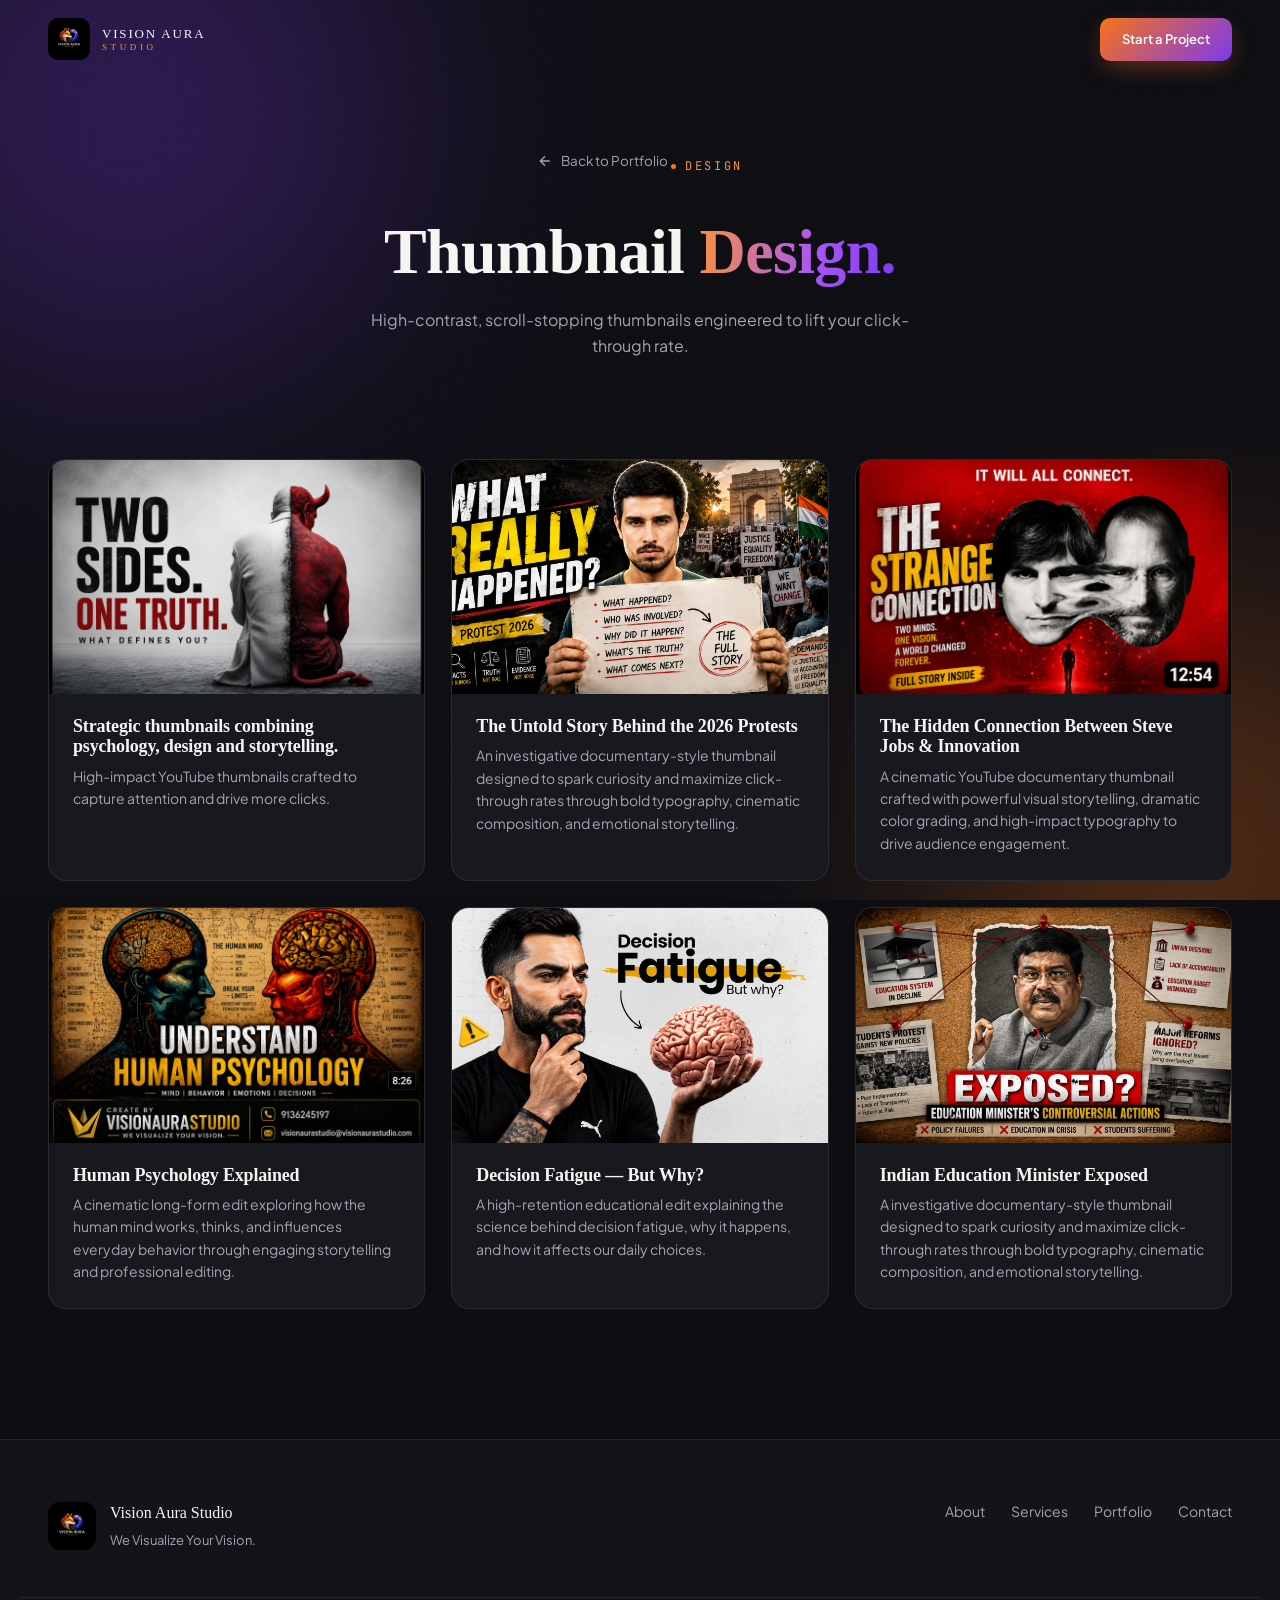
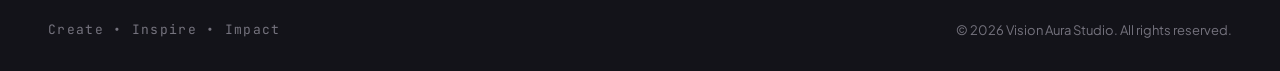
<file: portfolio/thumbnail-design.html>
<!DOCTYPE html>
<html lang="en">
<head>
<meta charset="UTF-8">
<meta name="viewport" content="width=device-width, initial-scale=1.0">
<title>Thumbnail Design | Vision Aura Studio</title>
<meta name="description" content="High-contrast, scroll-stopping YouTube thumbnail designs by Vision Aura Studio.">
<link rel="icon" type="image/jpeg" href="../assets/images/logo.jpeg">

<link rel="preconnect" href="https://fonts.googleapis.com">
<link rel="preconnect" href="https://fonts.gstatic.com" crossorigin>
<link href="https://fonts.googleapis.com/css2?family=Unbounded:wght@400;600;700;800;900&family=Plus+Jakarta+Sans:wght@300;400;500;600;700;800&family=JetBrains+Mono:wght@400;500;600&display=swap" rel="stylesheet">

<link rel="stylesheet" href="../css/style.css">
<link rel="stylesheet" href="../css/animations.css">
<link rel="stylesheet" href="../css/portfolio-page.css">
</head>
<body>

<div class="ambient-bg" aria-hidden="true">
  <div class="glow glow-purple"></div>
  <div class="glow glow-orange"></div>
  <div class="grain"></div>
</div>

<header class="navbar scrolled" id="navbar">
  <div class="navbar-inner container">
    <a href="../index.html" class="brand" aria-label="Vision Aura Studio home">
      <img src="../assets/images/logo.jpeg" alt="Vision Aura Studio logo" class="brand-logo">
      <span class="brand-name">VISION AURA<em>STUDIO</em></span>
    </a>
    <div class="navbar-actions">
      <a href="../index.html#contact" class="btn btn-glow btn-sm"><span>Start a Project</span></a>
    </div>
  </div>
</header>

<main>
  <section class="pf-hero">
    <div class="container">
      <a href="../index.html#portfolio" class="pf-back">
        <svg viewBox="0 0 24 24"><path d="M19 12H5M12 19l-7-7 7-7"/></svg>
        Back to Portfolio
      </a>
      <p class="eyebrow"><span class="eyebrow-dot"></span>Design</p>
      <h1 class="pf-hero-title">Thumbnail <span class="gradient-text">Design.</span></h1>
      <p class="pf-hero-sub">High-contrast, scroll-stopping thumbnails engineered to lift your click-through rate.</p>
    </div>
  </section>

  <section class="projects-section">
    <div class="container">
      <div class="projects-grid" id="projectsGrid"></div>
    </div>
  </section>
</main>

<footer class="footer">
  <div class="container footer-inner">
    <div class="footer-brand">
      <img src="../assets/images/logo.jpeg" alt="Vision Aura Studio logo" class="footer-logo">
      <div>
        <p class="footer-name">Vision Aura Studio</p>
        <p class="footer-tag">We Visualize Your Vision.</p>
      </div>
    </div>
    <nav class="footer-links">
      <a href="../index.html#about">About</a>
      <a href="../index.html#services">Services</a>
      <a href="../index.html#portfolio">Portfolio</a>
      <a href="../index.html#contact">Contact</a>
    </nav>
  </div>
  <div class="footer-bottom container">
    <p class="footer-motto">Create &bull; Inspire &bull; Impact</p>
    <p class="footer-copy">&copy; <span id="year">2026</span> Vision Aura Studio. All rights reserved.</p>
  </div>
</footer>

<div class="video-lightbox" id="videoLightbox" aria-hidden="true">
  <div class="lightbox-bg"></div>
  <button class="lightbox-close" id="videoLightboxClose" aria-label="Close preview">
    <svg viewBox="0 0 24 24"><path d="M4 4l16 16M20 4 4 20"/></svg>
  </button>
  <div class="lightbox-body" id="videoLightboxBody"></div>
</div>

<script src="../js/data/thumbnail-design.js"></script>
<script src="../js/portfolio-render.js" defer></script>
</body>
</html>
</file>
<file: css/style.css>
/* =========================================================
   VISION AURA STUDIO — Core Stylesheet
   Design tokens -> Base -> Layout -> Components -> Sections
   ========================================================= */

:root{
  /* ---- Palette ---- */
  --black:        #0d0d12;
  --black-soft:   #131319;
--surface:      #18181f;
--surface-2:    #1e1e27;
  --line:         rgba(255,255,255,0.08);
  --white:        #f7f5f2;
--muted:        #a6a4b0;
--muted-2:      #75737e;

  --purple:       #7c3aed;
  --purple-light: #a855f7;
  --purple-deep:  #3b0d8f;
  --orange:       #f97316;
  --orange-light: #fb923c;
  --orange-deep:  #c2410c;

  --grad-primary: linear-gradient(135deg, var(--orange) 0%, var(--purple) 100%);
  --grad-primary-soft: linear-gradient(135deg, rgba(249,115,22,0.18), rgba(124,58,237,0.18));
  --grad-text: linear-gradient(100deg, var(--orange-light) 0%, var(--purple-light) 60%, var(--purple) 100%);

  /* ---- Type ---- */
  --font-display: 'Fraunces', serif;
  --font-body: 'Plus Jakarta Sans', sans-serif;
  --font-mono: 'JetBrains Mono', monospace;

  /* ---- Layout ---- */
  --container: 1240px;
  --radius-sm: 10px;
  --radius-md: 18px;
  --radius-lg: 28px;
  --ease: cubic-bezier(.22,1,.36,1);
}

/* ---------- Reset ---------- */
*, *::before, *::after{ box-sizing: border-box; margin:0; padding:0; }
html{ scroll-behavior: smooth; }
body{
  background: var(--black);
  color: var(--white);
  font-family: var(--font-body);
  font-weight: 400;
  line-height: 1.6;
  overflow-x: hidden;
  -webkit-font-smoothing: antialiased;
}
img{ max-width: 100%; display:block; }
a{ color: inherit; text-decoration: none; }
ul{ list-style: none; }
button{ font: inherit; cursor: pointer; border: none; background: none; color: inherit; }
input, textarea, select{ font: inherit; color: inherit; }
::selection{ background: var(--purple); color: #fff; }

h1,h2,h3,h4{
  font-family: var(--font-display);
  font-weight: 700;
  letter-spacing: -0.01em;
  line-height: 1.12;
}

.container{
  width: 100%;
  max-width: var(--container);
  margin: 0 auto;
  padding: 0 28px;
}

.gradient-text{
  background: var(--grad-text);
  -webkit-background-clip: text;
  background-clip: text;
  color: transparent;
}

/* respect reduced motion */
@media (prefers-reduced-motion: reduce){
  *{ animation-duration: 0.001ms !important; animation-iteration-count: 1 !important; transition-duration: 0.001ms !important; scroll-behavior: auto !important; }
}

/* ---------- Focus ---------- */
a:focus-visible, button:focus-visible, input:focus-visible, textarea:focus-visible, select:focus-visible{
  outline: 2px solid var(--orange-light);
  outline-offset: 3px;
  border-radius: 4px;
}

/* =========================================================
   Ambient background
   ========================================================= */
.ambient-bg{
  position: fixed; inset: 0; z-index: 0; pointer-events: none; overflow: hidden;
}
.glow{
  position: absolute; border-radius: 50%; filter: blur(130px); opacity: .28;
}
.glow-purple{ width: 560px; height: 560px; background: var(--purple); top: -170px; left: -150px; }
.glow-orange{ width: 500px; height: 500px; background: var(--orange); bottom: -210px; right: -170px; }
#particles{ position:absolute; inset:0; width:100%; height:100%; }
.grain{
  position:absolute; inset:0;
  background-image:url("data:image/svg+xml,%3Csvg xmlns='http://www.w3.org/2000/svg' width='120' height='120'%3E%3Cfilter id='n'%3E%3CfeTurbulence type='fractalNoise' baseFrequency='0.9' numOctaves='2' stitchTiles='stitch'/%3E%3C/filter%3E%3Crect width='100%25' height='100%25' filter='url(%23n)' opacity='0.05'/%3E%3C/svg%3E");
  mix-blend-mode: overlay; opacity: .5;
}

/* =========================================================
   Loading screen
   ========================================================= */
.loader{
  position: fixed; inset:0; z-index: 9999; background: var(--black);
  display:flex; align-items:center; justify-content:center;
  transition: opacity .7s var(--ease), visibility .7s var(--ease);
}
.loader.hidden{ opacity:0; visibility:hidden; }
.loader-inner{ text-align:center; }
.loader-aperture{
  position: relative; width: 90px; height: 90px; margin: 0 auto 24px; animation: spin 2.4s linear infinite;
}
.loader-aperture span{
  position:absolute; inset:0; margin:auto; width: 12px; height: 44px;
  background: var(--grad-primary); border-radius: 3px;
  transform-origin: center 45px;
}
.loader-aperture span:nth-child(1){ transform: rotate(0deg); }
.loader-aperture span:nth-child(2){ transform: rotate(60deg); }
.loader-aperture span:nth-child(3){ transform: rotate(120deg); }
.loader-aperture span:nth-child(4){ transform: rotate(180deg); }
.loader-aperture span:nth-child(5){ transform: rotate(240deg); }
.loader-aperture span:nth-child(6){ transform: rotate(300deg); }
.loader-text{
  font-family: var(--font-display); font-size: 14px; letter-spacing: .3em;
  color: var(--white);
}
.loader-text span{ display:block; font-size: 10px; color: var(--muted); letter-spacing:.5em; margin-top:6px; }

/* =========================================================
   Custom cursor
   ========================================================= */
.cursor-dot, .cursor-ring{
  position: fixed; top:0; left:0; pointer-events:none; z-index: 9998;
  border-radius: 50%; transform: translate(-50%,-50%);
}
.cursor-dot{ width:6px; height:6px; background: var(--orange-light); }
.cursor-ring{
  width: 34px; height:34px; border: 1.5px solid rgba(255,255,255,0.35);
  transition: width .25s var(--ease), height .25s var(--ease), border-color .25s var(--ease), background .25s var(--ease);
}
.cursor-ring.grow{
  width: 60px; height:60px; border-color: var(--orange-light); background: rgba(249,115,22,0.08);
}
@media (hover:none), (pointer:coarse){
  .cursor-dot, .cursor-ring{ display:none; }
}

/* =========================================================
   Scroll progress bar
   ========================================================= */
.scroll-progress{
  position: fixed; top:0; left:0; height: 2px; width:0%; z-index: 9997;
  background: var(--grad-primary);
}
/* =========================================================
   Navbar
   ========================================================= */
.navbar{
  position: fixed; top:0; left:0; right:0; z-index: 900;
  padding: 18px 0;
  transition: padding .4s var(--ease), background .4s var(--ease), border-color .4s var(--ease);
  border-bottom: 1px solid transparent;
}
.navbar.scrolled{
  padding: 10px 0;
  background: rgba(7,7,11,0.72);
  backdrop-filter: blur(16px) saturate(140%);
  -webkit-backdrop-filter: blur(16px) saturate(140%);
  border-bottom: 1px solid var(--line);
}
.navbar-inner{ display:flex; align-items:center; justify-content:space-between; gap: 24px; }
.brand{ display:flex; align-items:center; gap:12px; }
.brand-logo{ width: 42px; height:42px; border-radius: 10px; object-fit: cover; }
.brand-name{
  font-family: var(--font-display); font-size: 13px; letter-spacing:.14em; color: var(--white);
  display:flex; flex-direction:column; line-height:1.25;
}
.brand-name em{ font-style:normal; font-size:9px; letter-spacing:.4em; color: var(--orange-light); }

.nav-links{ display:flex; align-items:center; gap: 30px; }
.nav-link{ position:relative; font-size: 14px; font-weight:500; color: var(--muted); }
.nav-link span{ position:relative; }
.nav-link::after{
  content:''; position:absolute; left:0; bottom:-6px; width:0; height:1px;
  background: var(--grad-primary); transition: width .3s var(--ease);
}
.nav-link:hover{ color: var(--white); }
.nav-link:hover::after{ width:100%; }

.navbar-actions{ display:flex; align-items:center; gap: 18px; }

.menu-toggle{ display:none; flex-direction:column; gap:5px; width: 26px; }
.menu-toggle span{ display:block; height:2px; width:100%; background:var(--white); border-radius:2px; transition: transform .3s var(--ease), opacity .3s var(--ease); }
.menu-toggle.active span:nth-child(1){ transform: translateY(7px) rotate(45deg); }
.menu-toggle.active span:nth-child(2){ opacity:0; }
.menu-toggle.active span:nth-child(3){ transform: translateY(-7px) rotate(-45deg); }

.mobile-menu{
  position: fixed; inset:0; z-index: 890; background: rgba(7,7,11,0.98);
  backdrop-filter: blur(10px);
  display:flex; flex-direction:column; align-items:center; justify-content:center; gap: 30px;
  transform: translateY(-100%); opacity:0; transition: transform .5s var(--ease), opacity .4s var(--ease);
}
.mobile-menu.open{ transform: translateY(0); opacity:1; }
.mobile-menu nav{ display:flex; flex-direction:column; align-items:center; gap: 24px; }
.mobile-menu a{ font-family: var(--font-display); font-size: 22px; color: var(--white); }

/* =========================================================
   Buttons
   ========================================================= */
.btn{
  position: relative; display:inline-flex; align-items:center; justify-content:center; gap:10px;
  padding: 15px 30px; border-radius: 10px; font-weight: 600; font-size: 14px;
  overflow:hidden; isolation:isolate; transition: transform .35s var(--ease), box-shadow .35s var(--ease);
  white-space:nowrap;
}
.btn span{ position:relative; z-index:2; }
.btn-glow{
  color:#fff; background: var(--grad-primary);
  box-shadow: 0 8px 26px -6px rgba(249,115,22,0.45);
}
.btn-glow::before{
  content:''; position:absolute; inset:0; z-index:1;
  background: linear-gradient(135deg, var(--purple), var(--orange));
  opacity:0; transition: opacity .4s var(--ease);
}
.btn-glow:hover{ transform: translateY(-3px); box-shadow: 0 16px 36px -8px rgba(124,58,237,0.55); }
.btn-glow:hover::before{ opacity:1; }
.btn-sm{ padding: 11px 22px; font-size:13px; }
.btn-full{ width:100%; }

.btn-ghost{
  color: var(--white); border: 1px solid rgba(255,255,255,0.16); background: rgba(255,255,255,0.03);
}
.btn-ghost .arrow{ display:inline-block; transition: transform .3s var(--ease); }
.btn-ghost:hover{ border-color: var(--orange-light); background: rgba(249,115,22,0.06); }
.btn-ghost:hover .arrow{ transform: translateX(5px); }

/* =========================================================
   Section shared
   ========================================================= */
main, footer{ position:relative; z-index:1; }
section{ position: relative; padding: 130px 0; }
.section-head{ max-width: 640px; margin-bottom: 60px; }
.section-title{ font-size: clamp(30px, 4vw, 46px); }

.eyebrow{
  display:inline-flex; align-items:center; gap:9px; font-family: var(--font-mono);
  font-size: 12px; letter-spacing:.22em; text-transform:uppercase; color: var(--orange-light);
  margin-bottom: 18px;
}
.eyebrow-dot{ width:5px; height:5px; border-radius:50%; background: var(--orange); }

/* =========================================================
   Hero
   ========================================================= */
.hero{
  min-height: 100vh; display:flex; align-items:center; padding-top: 120px; padding-bottom: 60px;
}
.hero-inner{
  display:grid; grid-template-columns: 1.15fr 0.85fr; gap: 40px; align-items:center;
}
.hero-title{ font-size: clamp(40px, 6.4vw, 84px); margin: 18px 0 26px; }
.hero-title .line{ display:block; }
.hero-sub{
  font-size: 18px; color: var(--muted); max-width: 520px; margin-bottom: 38px;
}
.hero-actions{ display:flex; gap:18px; flex-wrap:wrap; margin-bottom: 60px; }

.hero-stats{ display:flex; gap: 44px; flex-wrap:wrap; }
.stat{ display:flex; flex-direction:column; }
.stat-num{ font-family: var(--font-display); font-size: 34px; color:var(--white); display:inline; }
.stat-plus{ font-family: var(--font-display); font-size: 22px; color: var(--orange-light); }
.stat-label{ font-size: 12.5px; color: var(--muted-2); margin-top:4px; letter-spacing:.02em; }

.hero-visual{ position:relative; display:flex; align-items:center; justify-content:center; }
.aperture-frame{
  position: relative; width: min(420px, 90vw); aspect-ratio: 1/1;
}
.aperture-ring{
  position:absolute; inset:0; border-radius:50%; border:1px solid var(--line);
}
.ring-1{ animation: spin 30s linear infinite; }
.ring-2{ inset: 34px; animation: spin-rev 22s linear infinite; border-style: dashed; border-color: rgba(124,58,237,0.35); }

.aperture-blades{ position:absolute; inset: 60px; animation: spin 18s linear infinite; }
.aperture-blades span{
  position:absolute; top:50%; left:50%; width: 46%; height: 3px;
  background: var(--grad-primary-soft); border-radius: 3px; opacity:.6;
  transform-origin: left center;
}
.aperture-blades span:nth-child(1){ transform: rotate(0deg); }
.aperture-blades span:nth-child(2){ transform: rotate(60deg); }
.aperture-blades span:nth-child(3){ transform: rotate(120deg); }
.aperture-blades span:nth-child(4){ transform: rotate(180deg); }
.aperture-blades span:nth-child(5){ transform: rotate(240deg); }
.aperture-blades span:nth-child(6){ transform: rotate(300deg); }

.logo-orb{
  position:absolute; inset: 78px; border-radius:50%; overflow:hidden;
  background: radial-gradient(circle at 35% 30%, rgba(249,115,22,0.3), rgba(124,58,237,0.3) 60%, rgba(13,13,18,0.9));
  box-shadow: 0 0 0 1px var(--line), 0 40px 100px -20px rgba(124,58,237,0.65), 0 0 80px -10px rgba(249,115,22,0.35), inset 0 0 60px rgba(0,0,0,0.5);
  animation: float 6s ease-in-out infinite;
}
.logo-orb img{ width:100%; height:100%; object-fit: cover; }

.orbit-particle{
  position:absolute; width:8px; height:8px; border-radius:50%; background: var(--orange-light);
  box-shadow: 0 0 14px var(--orange);
}
.orbit-particle.p1{ top: 6%; left: 50%; animation: spin 12s linear infinite; }
.orbit-particle.p2{ top: 50%; left: 96%; background: var(--purple-light); box-shadow:0 0 14px var(--purple); animation: spin-rev 16s linear infinite; }
.orbit-particle.p3{ top: 88%; left: 20%; animation: spin 20s linear infinite; }

.scroll-cue{
  position:absolute; bottom: 28px; left:50%; transform: translateX(-50%);
  width: 26px; height: 42px; border: 1.5px solid var(--line); border-radius: 20px;
  display:flex; justify-content:center; padding-top: 8px;
}
.scroll-cue span{ width:4px; height:8px; border-radius:2px; background: var(--orange-light); animation: scrollcue 1.8s ease-in-out infinite; }

/* =========================================================
   Marquee
   ========================================================= */
.marquee{
  border-top: 1px solid var(--line); border-bottom: 1px solid var(--line);
  overflow: hidden; padding: 22px 0; background: var(--black-soft);
}
.marquee-track{
  display:flex; gap: 26px; width: max-content; animation: marquee 32s linear infinite;
  font-family: var(--font-mono); font-size: 13px; letter-spacing:.15em; color: var(--muted);
}
.marquee-track .dot{ color: var(--orange-light); }

/* =========================================================
   About
   ========================================================= */
.about-grid{ display:grid; grid-template-columns: 1.1fr 0.9fr; gap: 60px; align-items:start; }
.about-lead{ font-size: clamp(20px,2.4vw,26px); color: var(--white); font-family: var(--font-display); font-weight:400; line-height:1.5; letter-spacing:-0.01em; }
.about-pillars{ display:flex; flex-direction:column; gap: 26px; }
.pillar{ padding: 22px 0; border-top: 1px solid var(--line); }
.pillar:last-child{ border-bottom: 1px solid var(--line); }
.pillar-index{ display:block; font-family: var(--font-mono); font-size:12px; letter-spacing:.2em; color: var(--orange-light); margin-bottom:8px; text-transform: uppercase; }
.pillar p{ color: var(--muted); font-size: 15px; }

/* =========================================================
   Services
   ========================================================= */
.services-grid{
  display:grid; grid-template-columns: repeat(3, 1fr); gap: 22px;
}
.service-card{
  position:relative; padding: 34px 28px; border-radius: var(--radius-md);
  background: linear-gradient(180deg, rgba(255,255,255,0.035), rgba(255,255,255,0.01));
  border: 1px solid var(--line);
  transition: transform .45s var(--ease), border-color .45s var(--ease), background .45s var(--ease);
  overflow:hidden;
}
.service-card:hover{ transform: none; border-color: rgba(249,115,22,0.35); }
.service-icon{ transition: color .4s var(--ease), transform .4s var(--ease); }
.service-card:hover .service-icon{ color: var(--purple-light); transform: translateY(-3px); }
.service-card:hover::before{ opacity:1; }
.service-icon{ width: 52px; height:52px; margin-bottom: 22px; color: var(--orange-light); }
.service-icon svg{ width:100%; height:100%; fill:none; stroke: currentColor; stroke-width:2; stroke-linecap: round; stroke-linejoin: round; }
.service-card h3{ font-size: 19px; margin-bottom: 10px; }
.service-card p{ color: var(--muted); font-size: 14.5px; }

/* =========================================================
   Why choose us
   ========================================================= */
.why-grid{ display:grid; grid-template-columns: repeat(3,1fr); gap: 2px; background: var(--line); border-radius: var(--radius-md); overflow:hidden; border:1px solid var(--line); }
.why-card{ background: var(--black-soft); padding: 40px 30px; transition: background .4s var(--ease); }
.why-card:hover{ background: var(--surface); }
.why-mark{ display:inline-block; font-size: 22px; color: var(--orange-light); margin-bottom: 18px; }
.why-card h3{ font-size: 17px; margin-bottom: 8px; }
.why-card p{ color: var(--muted); font-size: 14px; }

/* =========================================================
   Process
   ========================================================= */
.process-line{ position:relative; display:grid; grid-template-columns: repeat(4,1fr); gap: 26px; }
.process-line::before{
  content:''; position:absolute; top: 20px; left:0; right:0; height:1px;
  background: linear-gradient(90deg, transparent, var(--line) 10%, var(--line) 90%, transparent);
}
.process-step{ position:relative; padding-top: 50px; }
.process-num{
  position:absolute; top:0; left:0; font-family: var(--font-display); font-size: 15px;
  width: 40px; height:40px; border-radius:50%; display:flex; align-items:center; justify-content:center;
  background: var(--surface); border: 1px solid var(--line); color: var(--orange-light);
}
.process-step h3{ font-size: 18px; margin-bottom:8px; }
.process-step p{ color: var(--muted); font-size: 14px; }

/* =========================================================
   Portfolio
   ========================================================= */
.portfolio-filters{ display:flex; gap: 10px; margin-bottom: 34px; flex-wrap:wrap; }
.filter-btn{
  padding: 9px 20px; border-radius: 10px; border: 1px solid var(--line); font-size: 13px;
  color: var(--muted); transition: all .3s var(--ease);
}
.filter-btn:hover{ color: var(--white); border-color: var(--orange-light); }
.filter-btn.active{ background: var(--grad-primary); color:#fff; border-color:transparent; }

.portfolio-grid{ display:grid; grid-template-columns: repeat(3,1fr); gap: 22px; }
.portfolio-card{
  border-radius: var(--radius-md); overflow:hidden; border: 1px solid var(--line);
  background: var(--surface); transition: transform .5s var(--ease), opacity .4s ease;
}
.portfolio-card.is-hidden{ display:none; }
.portfolio-card:hover{ transform: translateY(-6px); }
.portfolio-media{
  aspect-ratio: 4/3; position:relative; overflow:hidden;
}
.portfolio-media img{
  width: 100%;
  height: 100%;
  object-fit: cover;
  display: block;
  transition: transform .6s var(--ease);
}
.portfolio-card:hover .portfolio-media img{
  transform: scale(1.06);
}
.portfolio-media::after{
  content:'\25B6'; position:absolute; inset:0; display:flex; align-items:center; justify-content:center;
  font-size: 20px; color:#fff; opacity:0; transition: opacity .35s var(--ease), transform .35s var(--ease);
  background: rgba(0,0,0,0.25); transform: scale(0.8);
}
.portfolio-card:hover .portfolio-media::after{ opacity:1; transform: scale(1); }
.ph-video-1{ background: linear-gradient(140deg, var(--orange-deep), var(--black-soft) 60%); }
.ph-video-2{ background: linear-gradient(140deg, var(--purple-deep), var(--black-soft) 60%); }
.ph-graphic-1{ background: linear-gradient(140deg, var(--purple), var(--orange-deep)); }
.ph-graphic-2{ background: linear-gradient(140deg, var(--orange), var(--purple-deep)); }
.ph-web-1{ background: linear-gradient(140deg, var(--black-soft), var(--purple-deep)); }
.ph-web-2{ background: linear-gradient(140deg, var(--black-soft), var(--orange-deep)); }
.portfolio-info{ padding: 22px 24px 26px; }
.portfolio-tag{ font-family: var(--font-mono); font-size:11px; letter-spacing:.16em; color: var(--orange-light); text-transform:uppercase; }
.portfolio-info h3{ font-size: 18px; margin: 10px 0 6px; }
.portfolio-info p{ color: var(--muted); font-size: 14px; }

/* =========================================================
   Team
   ========================================================= */
.team-grid{ display:grid; grid-template-columns: repeat(4,1fr); gap: 22px; }
.team-card{
  padding: 28px; border-radius: var(--radius-md); border: 1px solid var(--line);
  background: linear-gradient(180deg, rgba(255,255,255,0.03), rgba(255,255,255,0.005));
  transition: transform .4s var(--ease);
}
.team-card:hover{ transform: translateY(-8px); }
.team-photo{
  position:relative; width: 100%; aspect-ratio: 1/1; border-radius: var(--radius-sm);
  background: var(--grad-primary-soft); margin-bottom: 20px; overflow:hidden;
  display:flex; align-items:center; justify-content:center;
  border: 1px solid var(--line);
}
.team-photo::before{
  content: attr(data-placeholder); font-family: var(--font-display); font-size: 30px;
  color: rgba(255,255,255,0.65); letter-spacing: .05em;
}
.team-photo img{ position:absolute; inset:0; width:100%; height:100%; object-fit: cover; }
.team-card h3{ font-size: 18px; margin-bottom: 4px; }
.team-role{ font-size: 13px; color: var(--orange-light); margin-bottom: 16px; }
.team-skills{ display:flex; flex-wrap:wrap; gap: 7px; }
.team-skills span{
  font-size: 11px; padding: 5px 10px; border-radius: 10px; border: 1px solid var(--line);
  color: var(--muted); font-family: var(--font-mono);
}

/* =========================================================
   Testimonials
   ========================================================= */
.testimonial-track{ display:grid; grid-template-columns: repeat(4,1fr); gap: 20px; }
.testimonial-card{
  padding: 32px 26px; border-radius: var(--radius-md); border: 1px solid var(--line);
  background: var(--surface);
}
.quote{ font-family: var(--font-display); font-size: 22px; margin-bottom: 22px; }
.testimonial-meta{ display:flex; flex-direction:column; gap:8px; font-size: 13px; color: var(--muted); }
.testimonial-stars{ color: var(--orange-light); letter-spacing: 2px; }

/* =========================================================
   Contact
   ========================================================= */
.contact-lead{ color: var(--muted); margin-top: 14px; font-size: 15.5px; }
.contact-grid{ display:flex; flex-direction:column; gap: 44px; }

.contact-top{
  display:grid;
  grid-template-columns: 1fr 1fr;
  gap: 32px;
  align-items: start;
}

.contact-form{
  padding: 46px;
}
.contact-info{ display:flex; flex-direction:column; gap: 4px; }
.contact-item{
  display:flex; flex-direction:column; gap: 4px; padding: 18px 0; border-bottom: 1px solid var(--line);
  transition: padding-left .3s var(--ease);
}
.contact-item:hover{ padding-left: 8px; }
.contact-label{ font-family: var(--font-mono); font-size: 11px; letter-spacing:.15em; color: var(--muted-2); text-transform:uppercase; }
.contact-value{ font-size: 16px; }
.social-row{ display:flex; gap: 12px; margin-top: 24px; }
.social-btn{
  width: 42px; height:42px; border-radius:50%; border:1px solid var(--line);
  display:flex; align-items:center; justify-content:center; transition: all .3s var(--ease);
}
.social-btn svg{ width:18px; height:18px; fill:none; stroke: currentColor; stroke-width:1.7; }
.social-btn:hover{ background: var(--grad-primary); border-color: transparent; transform: translateY(-3px); }
.map-placeholder{
  margin-top: 26px; padding: 30px; border-radius: var(--radius-md); border: 1px dashed var(--line);
  color: var(--muted-2); display:flex; flex-direction:column; gap:6px; text-align:center;
  background: repeating-linear-gradient(45deg, rgba(255,255,255,0.015) 0 10px, transparent 10px 20px);
}
.map-placeholder span{ font-family: var(--font-display); font-size: 14px; color: var(--muted); }

/* ===== Global Presence (replaces Google Maps) ===== */
.global-presence{
  padding: 34px 28px;
  border-radius: var(--radius-md);
  border: 1px solid var(--line);
  background: linear-gradient(180deg, rgba(255,255,255,0.035), rgba(255,255,255,0.008));
  text-align: center;
}
.gp-badge{
  display:inline-flex; align-items:center; gap:8px;
  font-family: var(--font-mono); font-size: 11px; letter-spacing:.18em; text-transform:uppercase;
  color: var(--orange-light); margin-bottom: 14px;
}
.gp-badge-dot{
  width:7px; height:7px; border-radius:50%; background: var(--grad-primary);
  box-shadow: 0 0 10px var(--orange);
  animation: gpPulseDot 1.8s ease-in-out infinite;
}
.gp-heading{ font-size: 22px; margin-bottom: 10px; }
.gp-sub{ color: var(--muted); font-size: 14px; max-width: 420px; margin: 0 auto 30px; }

.gp-globe{
  position: relative;
  width: 100%;
  max-width: 300px;
  aspect-ratio: 1/1;
  margin: 0 auto;
}
.gp-ring{ position:absolute; inset:0; border-radius:50%; border: 1px solid var(--line); }
.ring-a{ animation: spin 40s linear infinite; }
.ring-b{ inset: 26px; border-style:dashed; border-color: rgba(124,58,237,0.3); animation: spin-rev 30s linear infinite; }

.gp-node-dot{
  width:8px; height:8px; border-radius:50%; background: var(--purple-light);
  box-shadow: 0 0 6px rgba(124,58,237,0.4);
  animation: gpPulseDot 2.4s ease-in-out infinite;
}

.gp-lines{ position:absolute; inset:0; width:100%; height:100%; overflow:visible; z-index:1; }
.gp-line{
  fill:none; stroke: url(#gpLineGradient); stroke-width: 1.3;
  stroke-dasharray: 6 6;
  opacity: .55;
  animation: gpDashMove 3s linear infinite;
}

.gp-node{
  position:absolute; display:flex; flex-direction:column; align-items:center; gap:6px;
  transform: translate(-50%,-50%); z-index:2;
}
.gp-node-dot{
  width:9px; height:9px; border-radius:50%; background: var(--purple-light);
  box-shadow: 0 0 10px var(--purple);
  animation: gpPulseDot 2.4s ease-in-out infinite;
}
.gp-node-label{ font-family: var(--font-mono); font-size: 10px; color: var(--muted); white-space:nowrap; }
.gp-node-label-main{ color: var(--orange-light); font-size: 11px; font-weight:600; }

.node-india{ top:58%; left:50%; }
.node-1{ top:20%; left:13%; }
.node-2{ top:18%; left:87%; }
.node-3{ top:83%; left:18%; }
.node-4{ top:82%; left:85%; }
.node-5{ top:50%; left:92%; }

@media (max-width: 640px){
  .gp-node-label{ display:none; }
  .gp-node-label-main{ display:block; }
}

.contact-form{
  padding: 34px; border-radius: var(--radius-lg); border: 1px solid var(--line);
  background: linear-gradient(180deg, rgba(255,255,255,0.035), rgba(255,255,255,0.008));
}
.form-row{ display:grid; grid-template-columns: 1fr 1fr; gap: 18px; }
.form-field{ margin-bottom: 18px; display:flex; flex-direction:column; gap:8px; }
.form-field label{ font-size: 12.5px; color: var(--muted); letter-spacing:.02em; }
.form-field input, .form-field textarea, .form-field select{
  padding: 14px 16px; border-radius: var(--radius-sm); border: 1px solid var(--line);
  background: rgba(255,255,255,0.02); color: var(--white); transition: border-color .3s var(--ease), background .3s var(--ease);
}
.form-field input:focus, .form-field textarea:focus, .form-field select:focus{
  border-color: var(--orange-light); background: rgba(255,255,255,0.04); outline:none;
}
.form-field textarea{ resize: vertical; }
.form-note{ margin-top: 14px; font-size: 13.5px; color: var(--muted); min-height: 18px; }
.form-note.success{ color: #34d399; }

/* =========================================================
   Footer
   ========================================================= */
.footer{ border-top: 1px solid var(--line); padding-top: 60px; background: var(--black-soft); }
.footer-inner{ display:flex; flex-wrap:wrap; justify-content:space-between; gap: 40px; padding-bottom: 46px; }
.footer-brand{ display:flex; align-items:center; gap: 14px; }
.footer-logo{ width: 48px; height:48px; border-radius: 12px; object-fit:cover; }
.footer-name{ font-family: var(--font-display); font-size: 16px; }
.footer-tag{ color: var(--muted); font-size: 13px; margin-top:4px; }
.footer-links{ display:flex; gap: 26px; flex-wrap:wrap; }
.footer-links a, .footer-social a{ color: var(--muted); font-size: 14px; transition: color .3s var(--ease); }
.footer-links a:hover, .footer-social a:hover{ color: var(--orange-light); }
.footer-social{ display:flex; gap: 22px; flex-wrap:wrap; }
.footer-bottom{
  display:flex; justify-content:space-between; flex-wrap:wrap; gap:10px;
  padding: 22px 28px 30px; border-top: 1px solid var(--line);
  font-size: 13px; color: var(--muted-2);
}
.footer-motto{ letter-spacing:.1em; font-family: var(--font-mono); }

/* =========================================================
   Back to top
   ========================================================= */
.back-to-top{
  position: fixed; bottom: 28px; right: 28px; z-index: 500;
  width: 48px; height:48px; border-radius:50%; background: var(--surface);
  border: 1px solid var(--line); display:flex; align-items:center; justify-content:center;
  opacity:0; visibility:hidden; transform: translateY(10px);
  transition: all .4s var(--ease);
}
.back-to-top.visible{ opacity:1; visibility:visible; transform: translateY(0); }
.back-to-top:hover{ background: var(--grad-primary); border-color:transparent; }
.back-to-top svg{ width:20px; height:20px; fill:none; stroke:currentColor; stroke-width:2; }

/* =========================================================
   Responsive
   ========================================================= */
@media (max-width: 1080px){
  .services-grid, .why-grid, .team-grid, .testimonial-track, .portfolio-grid{ grid-template-columns: repeat(2,1fr); }
  .process-line{ grid-template-columns: repeat(2,1fr); row-gap: 46px; }
  .process-line::before{ display:none; }
  .about-grid{ grid-template-columns: 1fr; gap: 40px; }
  .contact-top{ grid-template-columns: 1fr; } 
}

@media (max-width: 900px){
  .nav-links{ display:none; }
  .menu-toggle{ display:flex; }
  .hero-inner{ grid-template-columns: 1fr; text-align:left; }
  .hero-visual{ order:-1; margin-bottom: 10px; }
  .aperture-frame{ width: min(320px, 70vw); }
}

@media (max-width: 640px){
  section{ padding: 90px 0; }
  .services-grid, .why-grid, .team-grid, .testimonial-track, .portfolio-grid{ grid-template-columns: 1fr; }
  .process-line{ grid-template-columns: 1fr; }
  .form-row{ grid-template-columns: 1fr; }
  .hero-actions{ flex-direction:column; align-items:stretch; }
  .hero-stats{ gap: 26px; }
  .navbar-actions .btn-glow{ display:none; }
  .footer-bottom{ flex-direction:column; }
  .contact-form{ padding: 24px; }
}

/* =========================================================
   Portfolio Fullscreen Overlay
   ========================================================= */
.portfolio-card{ cursor: pointer; }

.portfolio-overlay{
  position: fixed; inset: 0; z-index: 9990;
  display: flex; align-items: flex-start; justify-content: center;
  overflow-y: auto;
  opacity: 0; visibility: hidden; pointer-events: none;
  transition: opacity .5s var(--ease), visibility .5s var(--ease);
}
.portfolio-overlay.open{
  opacity: 1; visibility: visible; pointer-events: auto;
}
.portfolio-overlay-bg{
  position: fixed; inset: 0;
  background: rgba(7,7,11,0.9);
  backdrop-filter: blur(18px) saturate(140%);
  -webkit-backdrop-filter: blur(18px) saturate(140%);
}

.portfolio-overlay-inner{
  position: relative; z-index: 1;
  width: 100%; max-width: 1100px; margin: 0 auto;
  padding: 110px 28px 100px;
  transform: translateY(40px) scale(.97);
  opacity: 0;
  transition: transform .6s var(--ease), opacity .6s var(--ease);
}
.portfolio-overlay.open .portfolio-overlay-inner{
  transform: translateY(0) scale(1);
  opacity: 1;
}

.portfolio-close{
  position: fixed; top: 26px; right: 28px; z-index: 2;
  width: 48px; height: 48px; border-radius: 50%;
  background: var(--surface); border: 1px solid var(--line);
  display: flex; align-items: center; justify-content: center;
  transition: all .3s var(--ease);
}
.portfolio-close:hover{ background: var(--grad-primary); border-color: transparent; transform: rotate(90deg); }
.portfolio-close svg{ width: 18px; height: 18px; fill: none; stroke: currentColor; stroke-width: 2; }

.portfolio-hero{ text-align: center; max-width: 640px; margin: 0 auto 60px; }
.portfolio-hero-tag{
  display:inline-block; font-family: var(--font-mono); font-size: 12px; letter-spacing:.2em;
  text-transform: uppercase; color: var(--orange-light); margin-bottom: 16px;
}
.portfolio-hero h2{ font-size: clamp(30px, 5vw, 50px); margin-bottom: 16px; }
.portfolio-hero p{ color: var(--muted); font-size: 16px; }

.portfolio-overlay-grid{
  display: grid; grid-template-columns: repeat(2, 1fr); gap: 26px;
}
.portfolio-overlay-card{
  border-radius: var(--radius-lg); overflow: hidden; border: 1px solid var(--line);
  background: linear-gradient(180deg, rgba(255,255,255,0.04), rgba(255,255,255,0.01));
  opacity: 0; transform: translateY(24px);
  transition: opacity .5s var(--ease), transform .5s var(--ease), border-color .3s var(--ease);
}
.portfolio-overlay.open .portfolio-overlay-card.show{
  opacity: 1; transform: translateY(0);
}
.portfolio-overlay-card:hover{ border-color: rgba(249,115,22,0.4); }
.portfolio-overlay-media{ aspect-ratio: 16/10; }
.portfolio-overlay-body{ padding: 26px 28px 30px; }
.portfolio-overlay-tag{ font-family: var(--font-mono); font-size: 11px; letter-spacing:.14em; color: var(--orange-light); text-transform: uppercase; }
.portfolio-overlay-body h3{ font-size: 20px; margin: 10px 0 8px; }
.portfolio-overlay-body p{ color: var(--muted); font-size: 14.5px; margin-bottom: 20px; }

.watch-btn{
  display: inline-flex; align-items: center; gap: 8px;
  font-size: 13.5px; font-weight: 600; color: var(--white);
  padding: 11px 20px; border-radius: 10px; border: 1px solid var(--line);
  transition: all .3s var(--ease);
}
.watch-btn:hover{ background: var(--grad-primary); border-color: transparent; }
.watch-btn.disabled{ opacity: .4; pointer-events: none; }

body.overlay-open{ overflow: hidden; }

@media (max-width: 720px){
  .portfolio-overlay-grid{ grid-template-columns: 1fr; }
  .portfolio-overlay-inner{ padding: 90px 20px 70px; } 
} 
.accent-word{
  position: relative;
  display: inline-block;
}
.accent-word::after{
  content: '';
  position: absolute;
  left: -2px; right: -2px; bottom: 6px;
  height: 10px;
  background: linear-gradient(100deg, var(--orange) 0%, var(--purple) 100%);
  opacity: 0.28;
  z-index: -1;
  transform: rotate(-1deg);
  border-radius: 2px;
}
.why-card{ position: relative; overflow: hidden; }
.why-card::before{
  content:'';
  position:absolute; left:0; top:0; bottom:0; width:3px;
  background: var(--grad-primary);
  transform: scaleY(0);
  transform-origin: bottom;
  transition: transform .5s var(--ease);
}
.why-card:hover::before{ transform: scaleY(1); }
.team-card:hover{ transform: none; border-color: rgba(124,58,237,0.35); }
.team-photo img{ transition: transform .6s var(--ease), filter .6s var(--ease); filter: grayscale(0.35); }
.team-card:hover .team-photo img{ transform: scale(1.04); filter: grayscale(0); }
.service-card--featured{
  grid-column: span 2;
  background: linear-gradient(135deg, rgba(124,58,237,0.12), rgba(249,115,22,0.08));
  border-color: rgba(124,58,237,0.3);
}
.service-card--featured h3{ font-size: 22px; }
@media (max-width: 640px){
  .service-card--featured{ grid-column: span 1; }
}
.service-card{ position: relative; }
.service-index{
  position: absolute; top: 24px; right: 28px;
  font-family: var(--font-mono); font-size: 11px; color: var(--muted-2);
  letter-spacing: .1em;
}
</file>
<file: css/animations.css>
/* =========================================================
   VISION AURA STUDIO — Animations & Motion
   ========================================================= */

/* ---------- Keyframes ---------- */
@keyframes spin{ to{ transform: rotate(360deg); } }
@keyframes spin-rev{ to{ transform: rotate(-360deg); } }

@keyframes float{
  0%, 100%{ transform: translateY(0); }
  50%{ transform: translateY(-14px); }
}

@keyframes scrollcue{
  0%{ transform: translateY(0); opacity:1; }
  70%{ opacity: .2; }
  100%{ transform: translateY(16px); opacity:0; }
}

@keyframes marquee{
  from{ transform: translateX(0); }
  to{ transform: translateX(-50%); }
}

@keyframes pulseGlow{
  0%,100%{ opacity:.24; }
  50%{ opacity:.38; }
}
.glow-purple, .glow-orange{ animation: pulseGlow 8s ease-in-out infinite; }
.glow-orange{ animation-delay: 2s; }

/* ---------- Scroll reveal ---------- */
[data-reveal]{
  opacity: 0;
  transform: translateY(36px);
  transition: opacity .9s var(--ease), transform .9s var(--ease);
  will-change: transform, opacity;
}
[data-reveal].in-view{
  opacity: 1;
  transform: translateY(0);
}

/* staggered children reveal helper */
.services-grid [data-reveal],
.why-grid [data-reveal],
.team-grid [data-reveal],
.process-line [data-reveal]{
  transition-delay: calc(var(--i, 0) * 90ms);
}

/* ---------- Hero entrance ---------- */
.hero-copy .eyebrow{ animation: fadeUp .8s var(--ease) .1s both; }
.hero-title .line:nth-child(1){ animation: fadeUp .9s var(--ease) .22s both; }
.hero-title .line:nth-child(2){ animation: fadeUp .9s var(--ease) .34s both; }
.hero-sub{ animation: fadeUp .9s var(--ease) .46s both; }
.hero-actions{ animation: fadeUp .9s var(--ease) .58s both; }
.hero-stats{ animation: fadeUp .9s var(--ease) .7s both; }
.hero-visual{ animation: fadeScale 1.1s var(--ease) .3s both; }

@keyframes fadeUp{
  from{ opacity:0; transform: translateY(26px); }
  to{ opacity:1; transform: translateY(0); }
}
@keyframes fadeScale{
  from{ opacity:0; transform: scale(.88); }
  to{ opacity:1; transform: scale(1); }
}

/* ---------- Counter pop ---------- */
.stat-num.counted{ animation: countPop .4s var(--ease); }
@keyframes countPop{
  0%{ transform: scale(1); }
  40%{ transform: scale(1.08); }
  100%{ transform: scale(1); }
}
@keyframes gpPulseDot{
  0%,100%{ transform: scale(1); opacity:1; }
  50%{ transform: scale(1.5); opacity:.55; }
}
@keyframes gpCorePulse{
  0%,100%{ box-shadow: 0 0 0 6px rgba(249,115,22,0.12), 0 0 30px rgba(124,58,237,0.6); }
  50%{ box-shadow: 0 0 0 12px rgba(249,115,22,0.05), 0 0 44px rgba(124,58,237,0.85); }
}
@keyframes gpDashMove{
  to{ stroke-dashoffset: -24; }
}
</file>
<file: css/portfolio-page.css>
/* =========================================================
   VISION AURA STUDIO — Portfolio Category Pages
   Shared styles for /portfolio/*.html pages + video lightbox
   ========================================================= */

/* ---------- Page hero ---------- */
.pf-hero{
  padding: 150px 0 80px;
  text-align: center;
  position: relative;
}
.pf-hero .eyebrow{ justify-content: center; }
.pf-hero-title{
  font-size: clamp(34px, 6vw, 64px);
  margin: 18px 0 20px;
}
.pf-hero-sub{
  color: var(--muted);
  max-width: 560px;
  margin: 0 auto;
  font-size: 16px;
}
.pf-back{
  display: inline-flex; align-items: center; gap: 8px;
  font-size: 13.5px; color: var(--muted); margin-bottom: 26px;
  transition: color .3s var(--ease);
}
.pf-back:hover{ color: var(--orange-light); }
.pf-back svg{ width: 16px; height: 16px; fill: none; stroke: currentColor; stroke-width: 2; }

/* ---------- Projects grid ---------- */
.projects-section{ padding: 20px 0 130px; }
.projects-grid{
  display: grid;
  grid-template-columns: repeat(3, 1fr);
  gap: 26px;
}

.project-card{
  position: relative;
  border-radius: var(--radius-md);
  overflow: hidden;
  border: 1px solid var(--line);
  background: var(--surface);
  cursor: pointer;
  opacity: 0;
  transform: translateY(24px);
  animation: pfCardIn .7s var(--ease) forwards;
}
.project-thumb{
  aspect-ratio: 16/10;
  background-size: cover;
  background-position: center;
  background-color: var(--surface-2);
  transition: transform .6s var(--ease);
}
.project-card:hover .project-thumb{ transform: scale(1.05); }

.project-play{
  position: absolute;
  top: 50%; left: 50%;
  transform: translate(-50%, calc(-50% - 34px)) scale(.85);
  width: 62px; height: 62px; border-radius: 50%;
  background: rgba(7,7,11,0.55);
  border: 1px solid rgba(255,255,255,0.25);
  backdrop-filter: blur(6px);
  display: flex; align-items: center; justify-content: center;
  opacity: 0;
  transition: opacity .35s var(--ease), transform .35s var(--ease), background .35s var(--ease);
}
.project-card:hover .project-play{
  opacity: 1;
  transform: translate(-50%, calc(-50% - 34px)) scale(1);
}
.project-play:hover{ background: var(--grad-primary); border-color: transparent; }
.project-play svg{ width: 20px; height: 20px; fill: #fff; margin-left: 3px; }

.project-info{ padding: 22px 24px 26px; }
.project-info h3{ font-size: 18px; margin-bottom: 8px; }
.project-info p{ color: var(--muted); font-size: 14px; }

@keyframes pfCardIn{
  to{ opacity: 1; transform: translateY(0); }
}

.projects-empty{
  text-align: center;
  padding: 60px 20px;
  color: var(--muted-2);
  border: 1px dashed var(--line);
  border-radius: var(--radius-md);
  font-size: 14.5px;
}

/* ---------- Video lightbox ---------- */
.video-lightbox{
  position: fixed; inset: 0; z-index: 9995;
  display: flex; align-items: center; justify-content: center;
  padding: 40px 20px;
  opacity: 0; visibility: hidden; pointer-events: none;
  transition: opacity .4s var(--ease), visibility .4s var(--ease);
}
.video-lightbox.open{ opacity: 1; visibility: visible; pointer-events: auto; }
.lightbox-bg{
  position: fixed; inset: 0;
  background: rgba(7,7,11,0.92);
  backdrop-filter: blur(14px);
}
.lightbox-body{
  position: relative; z-index: 1;
  width: 100%; max-width: 960px;
  aspect-ratio: 16/9;
  border-radius: var(--radius-md);
  overflow: hidden;
  background: #000;
  border: 1px solid var(--line);
  transform: scale(.92);
  transition: transform .4s var(--ease);
}
.video-lightbox.open .lightbox-body{ transform: scale(1); }
.lightbox-body iframe,
.lightbox-body video{
  width: 100%; height: 100%; display: block; border: 0;
}
.lightbox-close{
  position: fixed; top: 26px; right: 28px; z-index: 2;
  width: 46px; height: 46px; border-radius: 50%;
  background: var(--surface); border: 1px solid var(--line);
  display: flex; align-items: center; justify-content: center;
  transition: all .3s var(--ease);
}
.lightbox-close:hover{ background: var(--grad-primary); border-color: transparent; transform: rotate(90deg); }
.lightbox-close svg{ width: 18px; height: 18px; fill: none; stroke: currentColor; stroke-width: 2; }

body.overlay-open{ overflow: hidden; }

@media (max-width: 1080px){
  .projects-grid{ grid-template-columns: repeat(2, 1fr); }
}
@media (max-width: 640px){
  .projects-grid{ grid-template-columns: 1fr; }
  .pf-hero{ padding: 130px 0 60px; }
}
</file>
